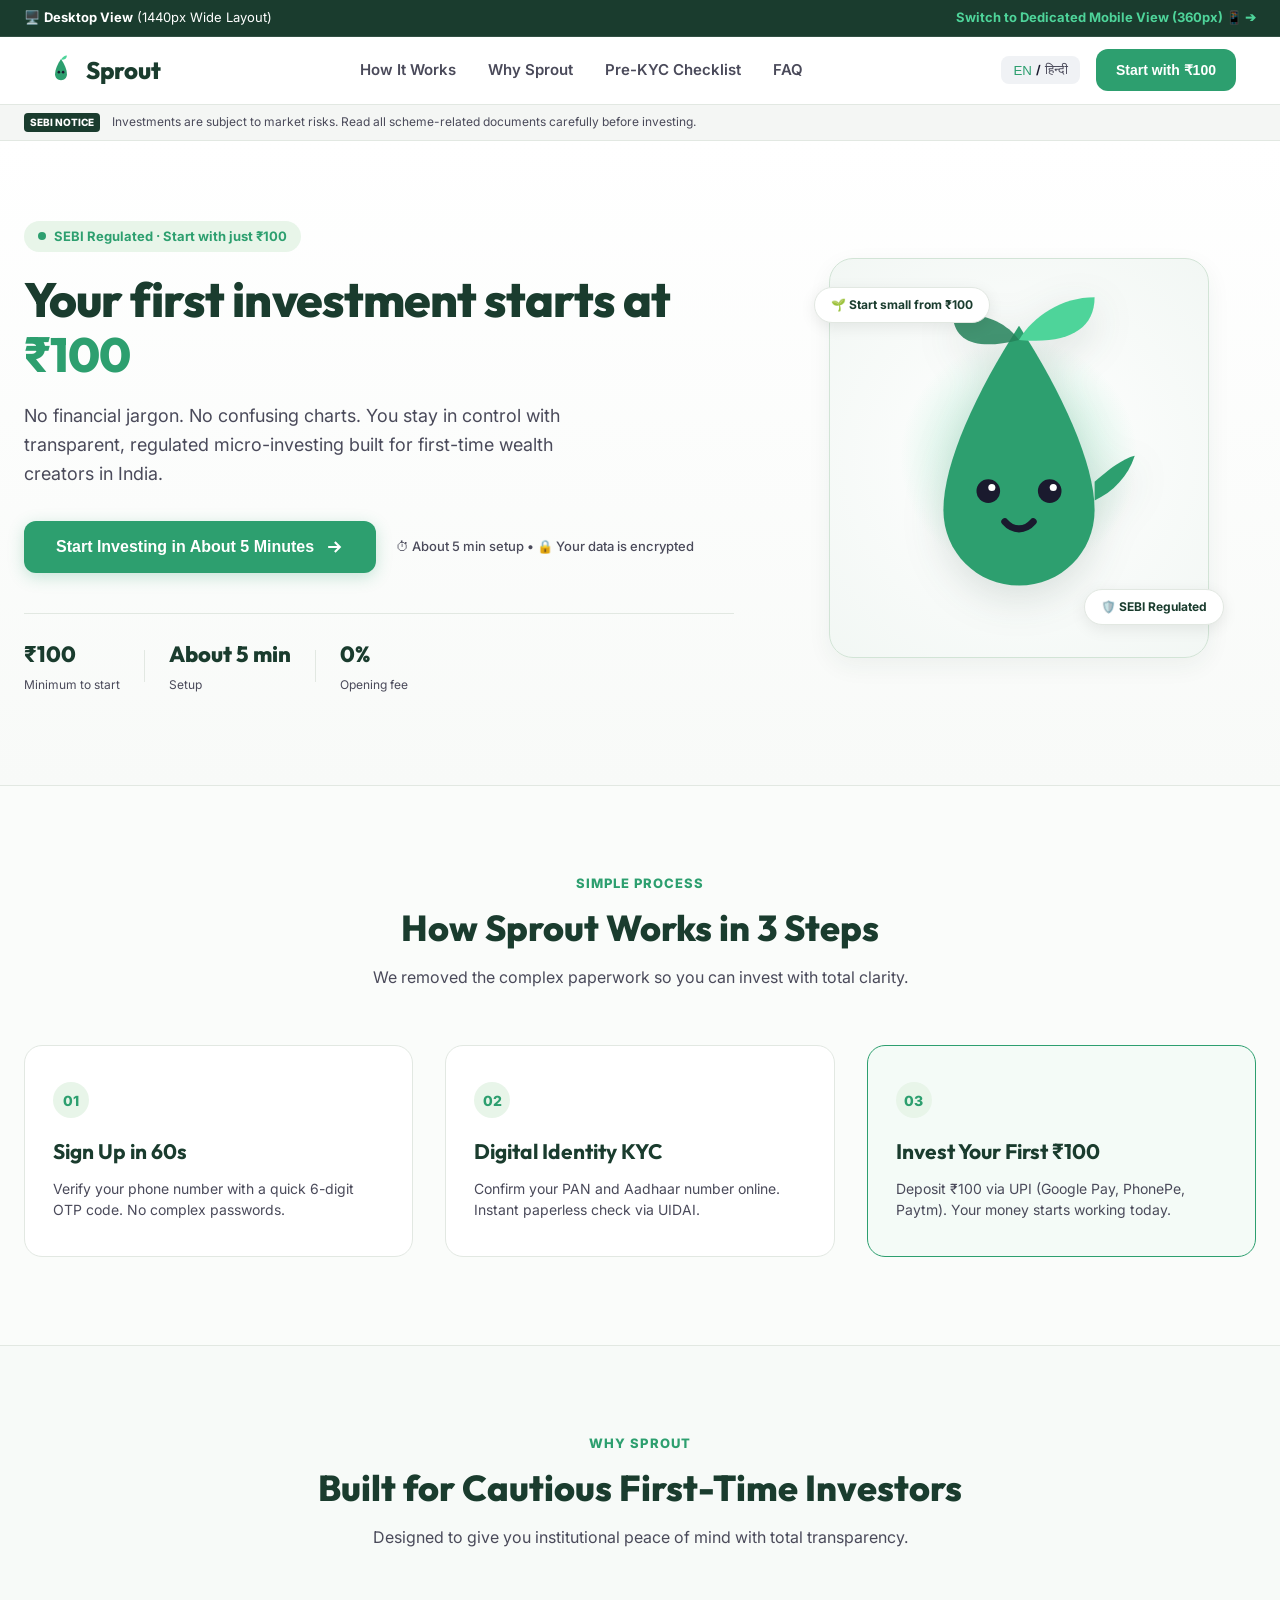
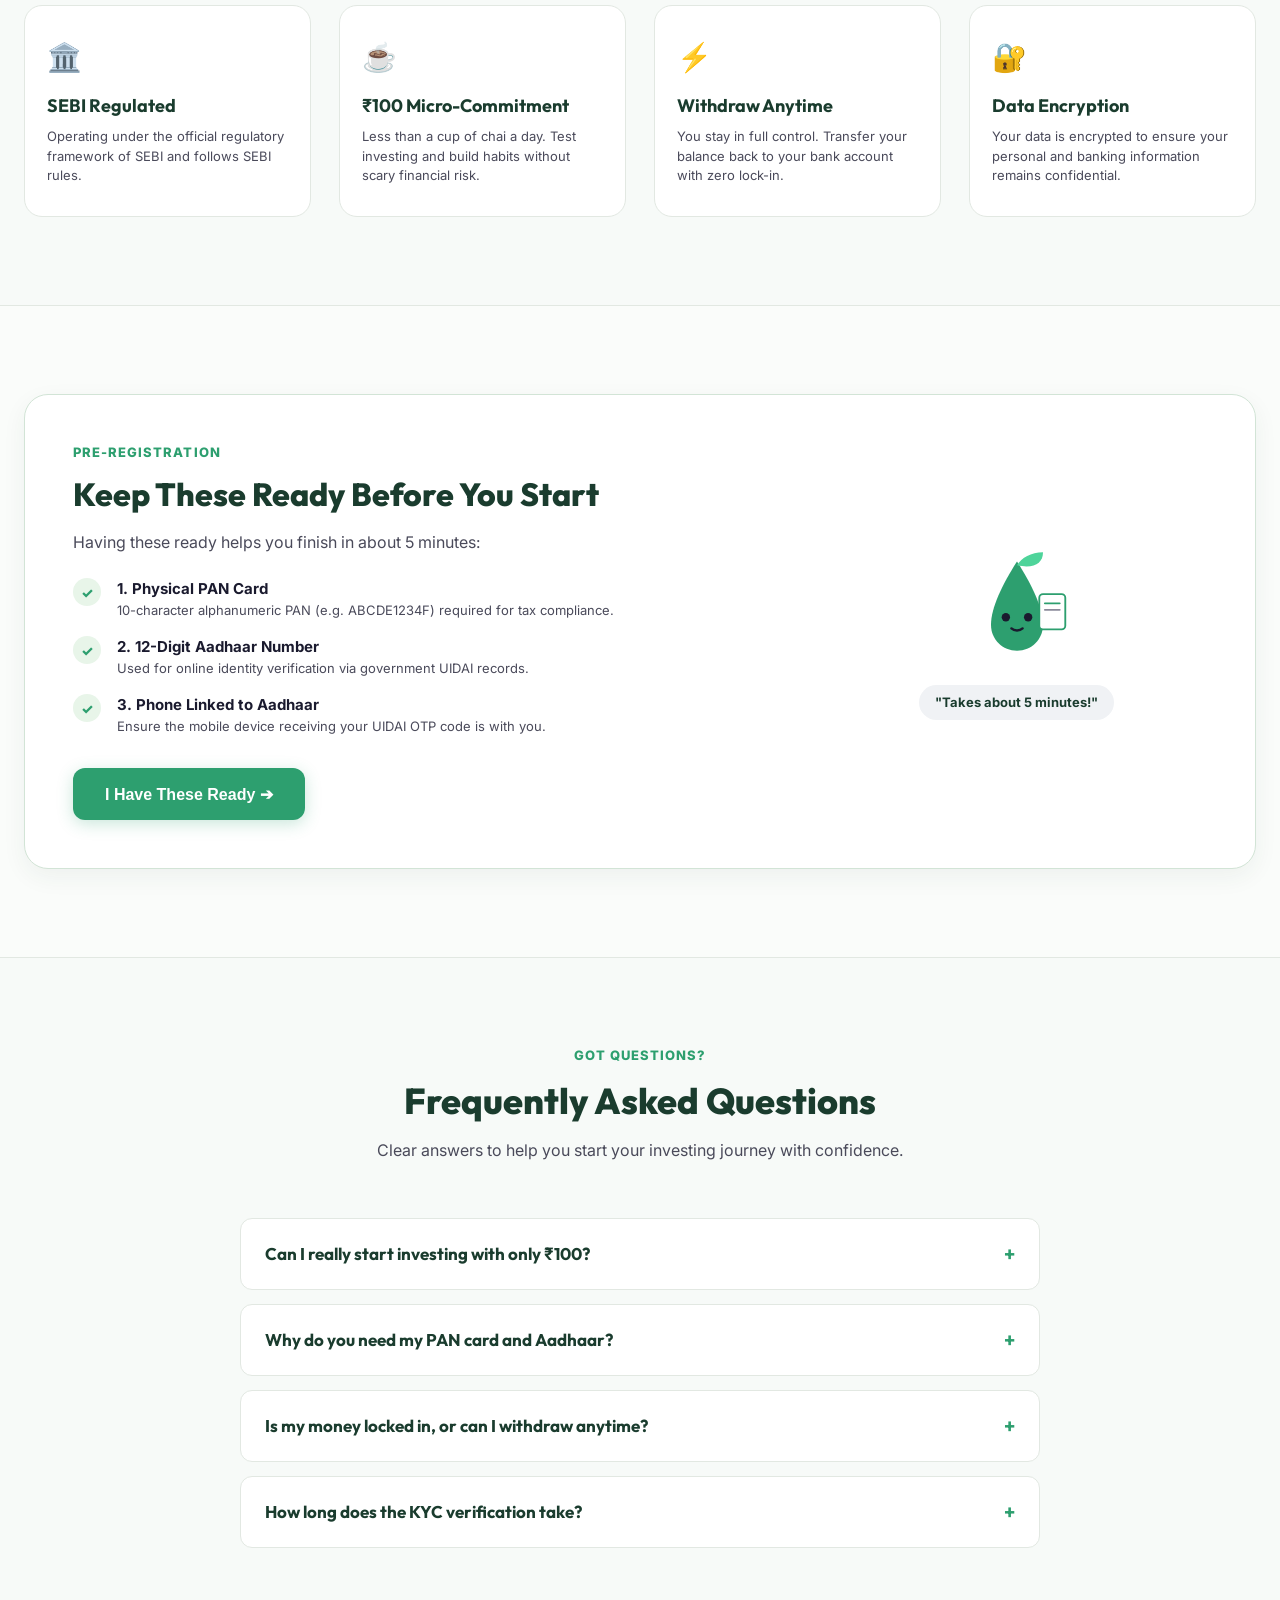
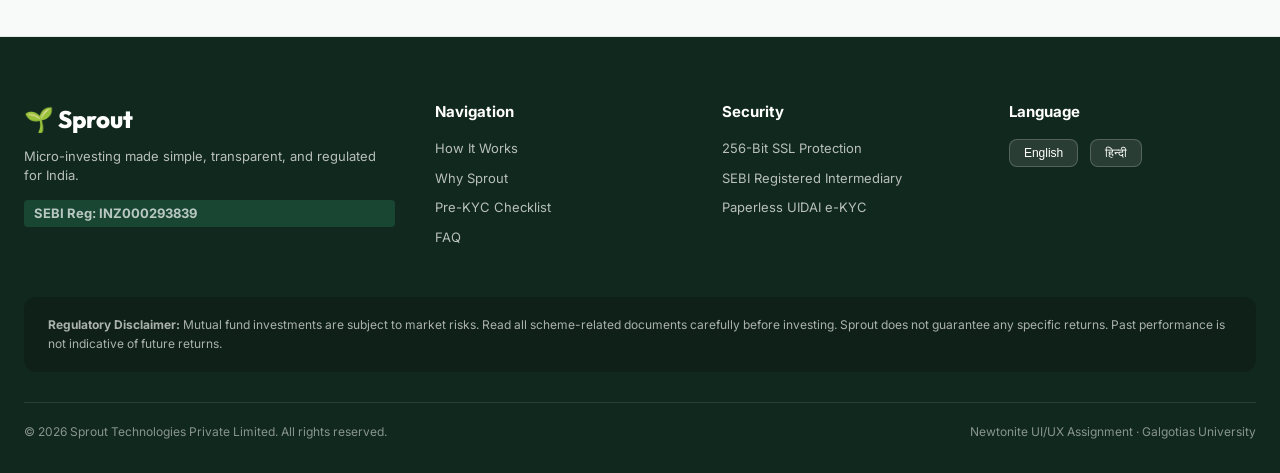
<file: index.html>
<!DOCTYPE html>
<html lang="en">
<head>
  <meta charset="UTF-8">
  <meta name="viewport" content="width=device-width, initial-scale=1.0">
  <title>Sprout 2.0 — Auto-Detecting Device...</title>
  <script>
    (function() {
      // 1. Check if user manually forced a view via URL query parameter (?view=mobile or ?view=desktop)
      const params = new URLSearchParams(window.location.search);
      const urlView = params.get('view');
      const sessionView = sessionStorage.getItem('sprout_preferred_view');

      if (urlView === 'desktop' || sessionView === 'desktop') {
        window.location.replace('desktop.html');
        return;
      }
      if (urlView === 'mobile' || sessionView === 'mobile') {
        window.location.replace('mobile.html');
        return;
      }

      // 2. Intelligent Auto-Detection: Screen Width & Device User Agent
      const isMobileUA = /Android|webOS|iPhone|iPad|iPod|BlackBerry|IEMobile|Opera Mini/i.test(navigator.userAgent);
      const isMobileWidth = window.innerWidth <= 768;

      if (isMobileUA || isMobileWidth) {
        window.location.replace('mobile.html');
      } else {
        window.location.replace('desktop.html');
      }
    })();
  </script>
  <link rel="preconnect" href="https://fonts.googleapis.com">
  <link rel="preconnect" href="https://fonts.gstatic.com" crossorigin>
  <link href="https://fonts.googleapis.com/css2?family=Inter:wght@400;600;700&family=Outfit:wght@700;800&display=swap" rel="stylesheet">
  <style>
    body {
      margin: 0;
      background: #0E1A14;
      color: #FFF;
      font-family: 'Inter', sans-serif;
      display: flex;
      flex-direction: column;
      align-items: center;
      justify-content: center;
      min-height: 100vh;
      text-align: center;
      padding: 24px;
    }
    .loader-box {
      background: #17261E;
      border: 1px solid rgba(78, 212, 154, 0.25);
      border-radius: 20px;
      padding: 32px 40px;
      max-width: 440px;
    }
    .spinner {
      width: 36px;
      height: 36px;
      border: 3px solid rgba(45, 159, 111, 0.2);
      border-top-color: #2D9F6F;
      border-radius: 50%;
      animation: spin 0.8s linear infinite;
      margin: 0 auto 16px;
    }
    @keyframes spin { 100% { transform: rotate(360deg); } }
    h2 { font-family: 'Outfit', sans-serif; font-size: 22px; margin: 0 0 6px; }
    p { color: #A0B2A6; font-size: 14px; margin: 0; }
  </style>
</head>
<body>
  <div class="loader-box">
    <div class="spinner"></div>
    <h2>Loading Sprout 2.0</h2>
    <p>Automatically detecting screen resolution and device...</p>
  </div>
</body>
</html>
</file>
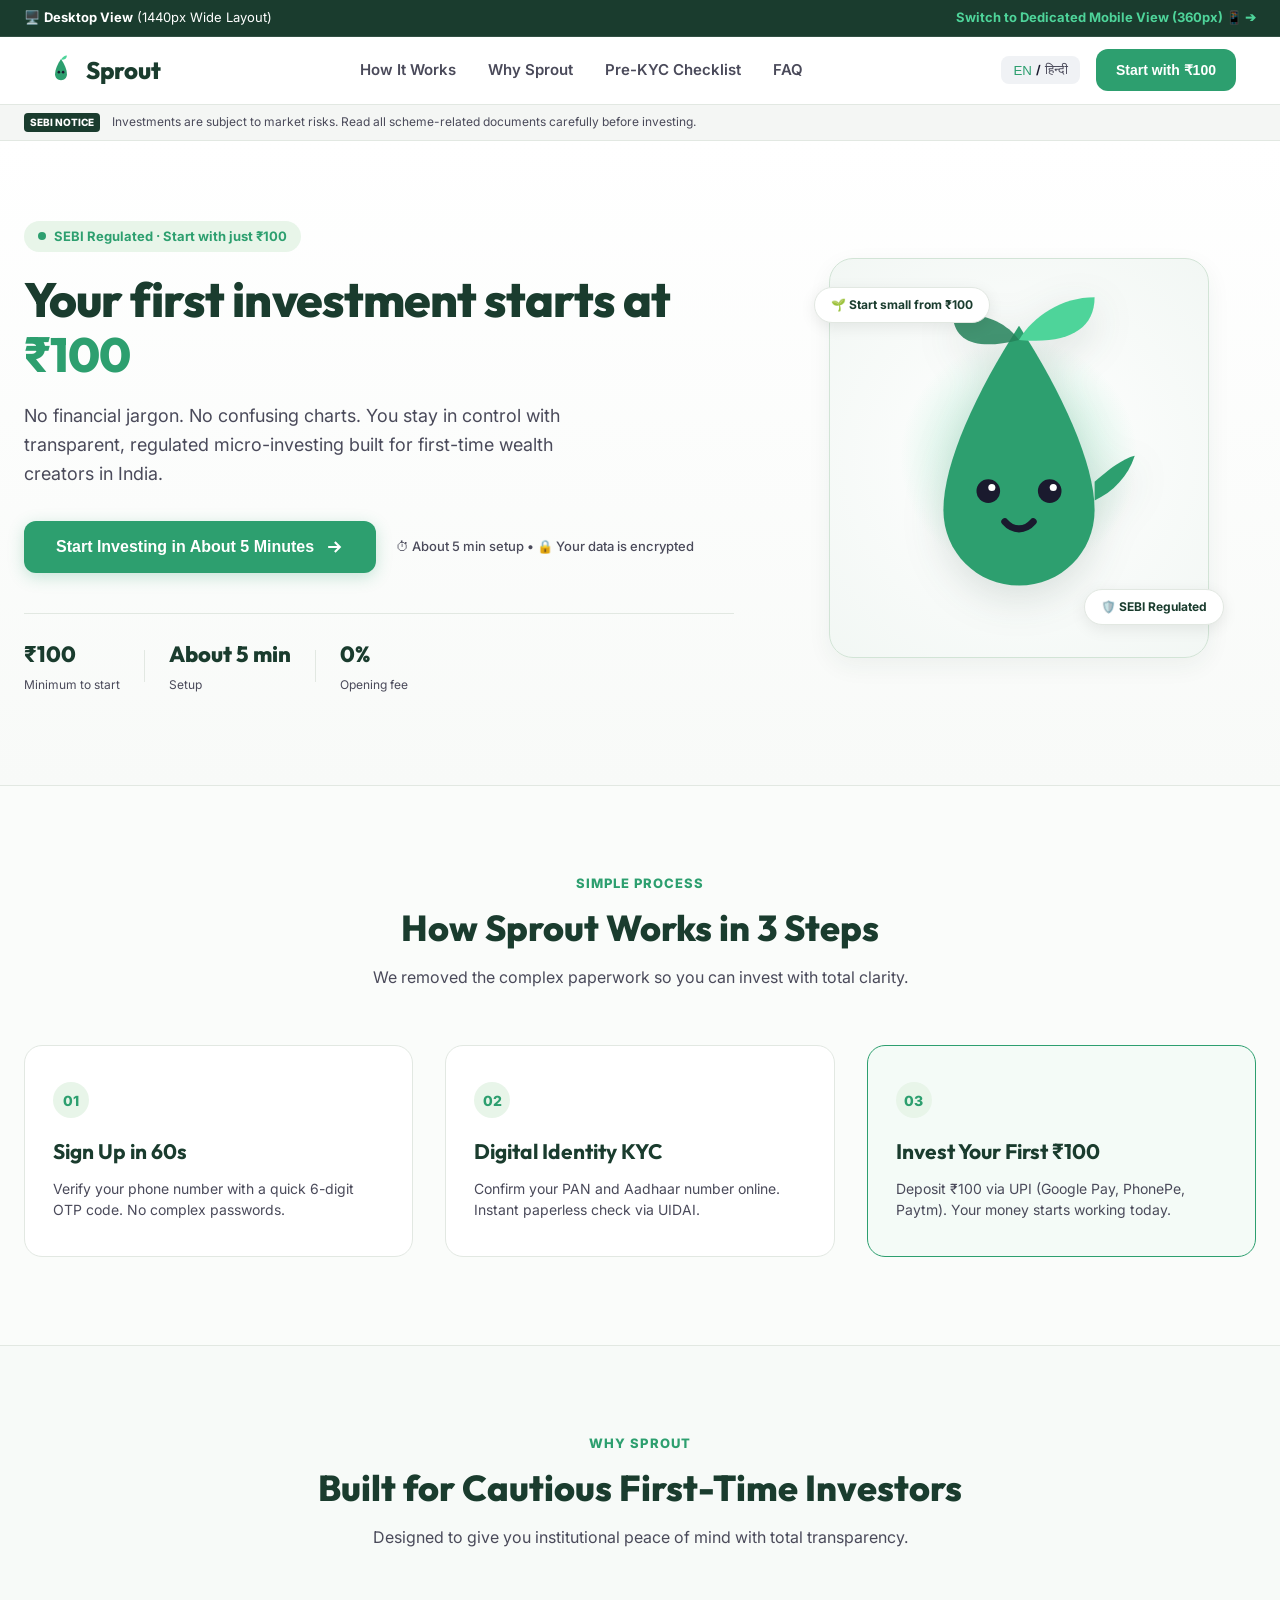
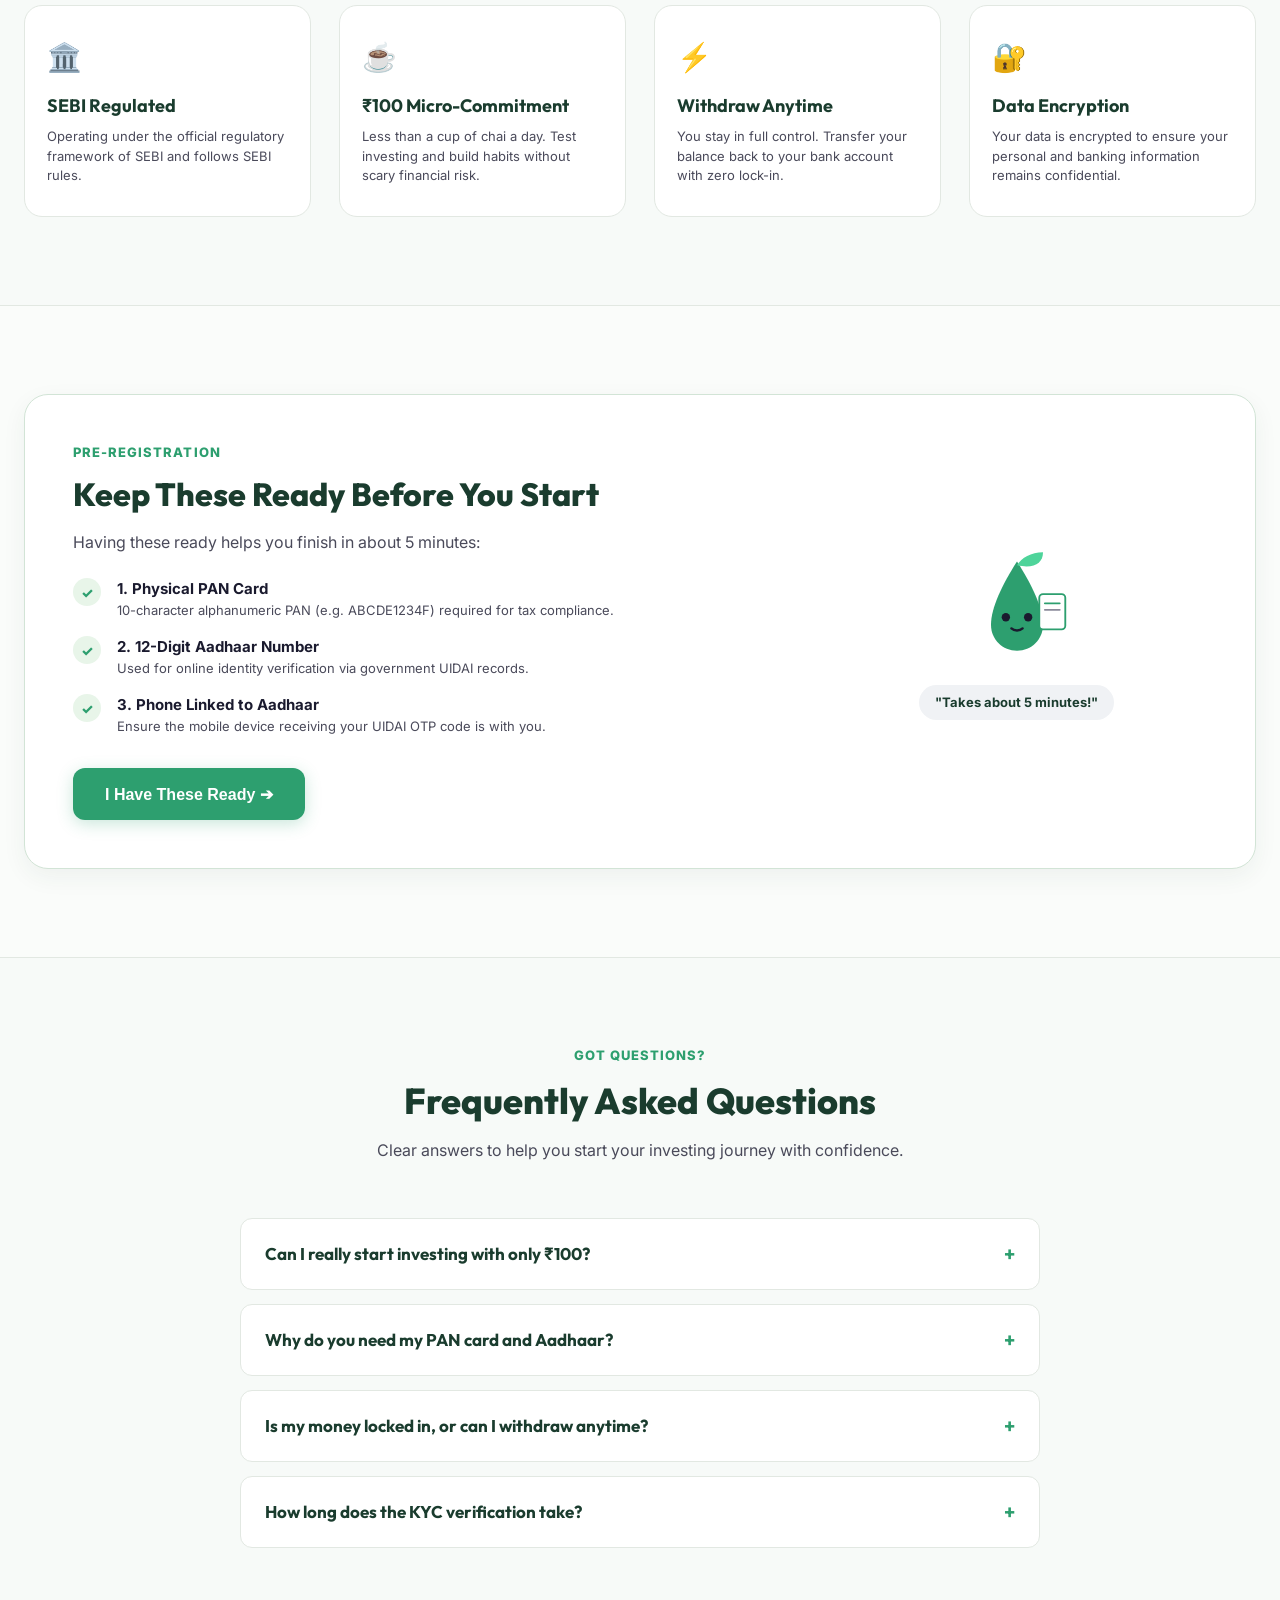
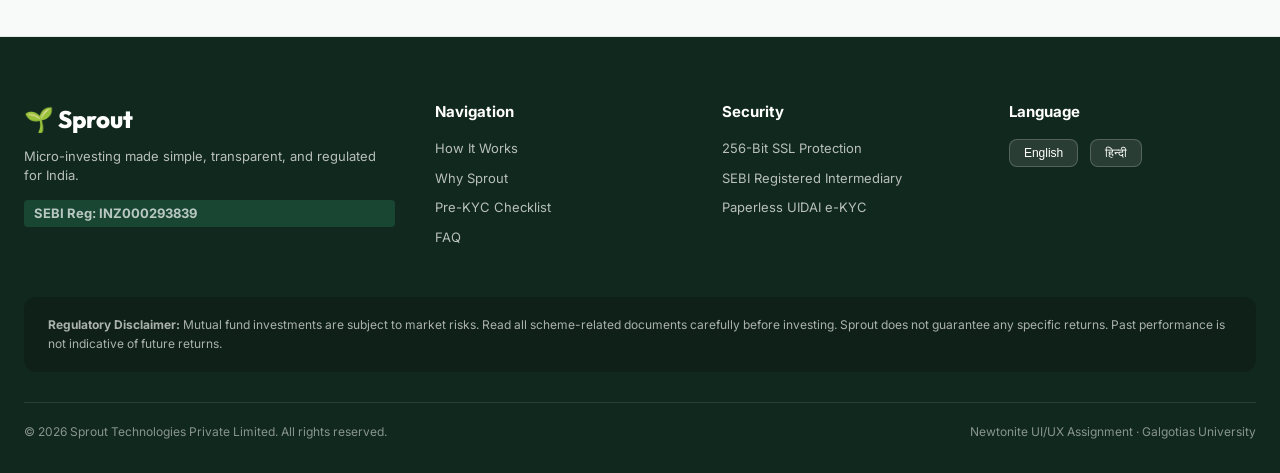
<file: desktop.html>
<!DOCTYPE html>
<html lang="en">
<head>
  <meta charset="UTF-8">
  <meta name="viewport" content="width=device-width, initial-scale=1.0">
  <title>Sprout — Desktop Investing Experience from ₹100</title>
  <meta name="description" content="Sprout Desktop: Simple, regulated micro-investing platform for India's first-time investors. Start from ₹100.">
  <link rel="preconnect" href="https://fonts.googleapis.com">
  <link rel="preconnect" href="https://fonts.gstatic.com" crossorigin>
  <link href="https://fonts.googleapis.com/css2?family=Inter:wght@400;500;600;700;800&family=Outfit:wght@600;700;800&family=Noto+Sans+Devanagari:wght@500;600;700&display=swap" rel="stylesheet">
  <link rel="stylesheet" href="desktop.css">
</head>
<body class="desktop-body">

  <!-- Desktop Top Switcher Bar (Quick jump to Mobile) -->
  <aside class="desktop-portal-banner">
    <div class="banner-inner">
      <span>🖥️ <strong>Desktop View</strong> (1440px Wide Layout)</span>
      <a href="mobile.html" onclick="switchToMobileView()" class="portal-link">Switch to Dedicated Mobile View (360px) 📱 ➔</a>
    </div>
  </aside>

  <!-- 1. Header (Sticky) -->
  <header class="d-header">
    <div class="d-header-inner">
      <a href="#hero" class="d-logo">
        <svg viewBox="0 0 40 40" width="34" height="34" fill="none">
          <path d="M20 7C16 13 13 19 13 25C13 29 16 32 20 32C24 32 27 29 27 25C27 19 24 13 20 7Z" fill="#2D9F6F"/>
          <path d="M20 8C21.5 5 24 3 27 3C27 6.5 24 8.5 20 8Z" fill="#4ED49A"/>
          <circle cx="17.5" cy="22.5" r="1.5" fill="#1A1A2E"/>
          <circle cx="22.5" cy="22.5" r="1.5" fill="#1A1A2E"/>
        </svg>
        <span class="d-brand-text">Sprout</span>
      </a>

      <nav class="d-nav">
        <a href="#how-it-works">How It Works</a>
        <a href="#why-sprout">Why Sprout</a>
        <a href="#checklist">Pre-KYC Checklist</a>
        <a href="#faq">FAQ</a>
      </nav>

      <div class="d-header-right">
        <div class="d-lang-box">
          <button class="d-lang-btn active" onclick="setDesktopLang('en')">EN</button>
          <span>/</span>
          <button class="d-lang-btn" onclick="setDesktopLang('hi')">हिन्दी</button>
        </div>
        <button class="d-cta-nav" onclick="openDesktopOnboarding(1)">Start with ₹100</button>
      </div>
    </div>
  </header>

  <!-- 2. SEBI Compliance Disclaimer Strip (12px, Above Fold) -->
  <aside class="d-disclaimer-strip">
    <div class="d-disclaimer-inner">
      <span class="d-disclaimer-badge">SEBI NOTICE</span>
      <p>Investments are subject to market risks. Read all scheme-related documents carefully before investing.</p>
    </div>
  </aside>

  <!-- 3. Desktop 2-Column Hero Section -->
  <section class="d-hero" id="hero">
    <div class="d-hero-inner">
      <div class="d-hero-col-left">
        <div class="d-pill-badge">
          <span class="pulse-dot"></span>
          SEBI Regulated · Start with just ₹100
        </div>
        <h1 class="d-hero-title">
          Your first investment starts at <span class="green-text">₹100</span>
        </h1>
        <p class="d-hero-subtitle">
          No financial jargon. No confusing charts. You stay in control with transparent, regulated micro-investing built for first-time wealth creators in India.
        </p>

        <div class="d-hero-cta-row">
          <button class="d-primary-cta" onclick="openDesktopOnboarding(1)">
            <span>Start Investing in About 5 Minutes</span>
            <svg width="20" height="20" viewBox="0 0 24 24" fill="none" stroke="currentColor" stroke-width="2.5"><path d="M5 12h14m-6-6l6 6-6 6"/></svg>
          </button>
          <div class="d-cta-reassurance">
            <span>⏱ About 5 min setup</span>
            <span>•</span>
            <span>🔒 Your data is encrypted</span>
          </div>
        </div>

        <div class="d-trust-row">
          <div class="d-trust-stat">
            <strong>₹100</strong>
            <small>Minimum to start</small>
          </div>
          <div class="d-stat-divider"></div>
          <div class="d-trust-stat">
            <strong>About 5 min</strong>
            <small>Setup</small>
          </div>
          <div class="d-stat-divider"></div>
          <div class="d-trust-stat">
            <strong>0%</strong>
            <small>Opening fee</small>
          </div>
        </div>
      </div>

      <!-- Mascot Column (Sproutie Welcome State) -->
      <div class="d-hero-col-right">
        <div class="d-mascot-card">
          <div class="d-card-glow"></div>
          <svg class="d-hero-mascot-svg" viewBox="0 0 160 160" fill="none">
            <path d="M80 24C62 52 48 82 48 102C48 120 62.3 134 80 134C97.7 134 112 120 112 102C112 82 98 52 80 24Z" fill="#2D9F6F"/>
            <path d="M80 30C86 20 98 12 112 12C112 26 100 32 80 30Z" fill="#4ED49A"/>
            <path d="M80 30C74 22 64 18 52 20C53 32 64 34 80 30Z" fill="#24825A" opacity="0.85"/>
            <circle cx="67" cy="94" r="5" fill="#1A1A2E"/>
            <circle cx="93" cy="94" r="5" fill="#1A1A2E"/>
            <circle cx="68.5" cy="92.5" r="1.5" fill="#FFFFFF"/>
            <circle cx="94.5" cy="92.5" r="1.5" fill="#FFFFFF"/>
            <path d="M74 107C77.5 111 82.5 111 86 107" stroke="#1A1A2E" stroke-width="3" stroke-linecap="round"/>
            <path d="M112 98C120 94 126 88 129 79C125 80 120 83 112 90" fill="#2D9F6F"/>
          </svg>
          <div class="d-tag-float top">🌱 Start small from ₹100</div>
          <div class="d-tag-float bottom">🛡️ SEBI Regulated</div>
        </div>
      </div>
    </div>
  </section>

  <!-- 4. How It Works (3 Columns Horizontal) -->
  <section class="d-section" id="how-it-works">
    <div class="d-section-inner">
      <div class="d-section-header">
        <span class="d-sub-tag">SIMPLE PROCESS</span>
        <h2 class="d-section-title">How Sprout Works in 3 Steps</h2>
        <p class="d-section-desc">We removed the complex paperwork so you can invest with total clarity.</p>
      </div>

      <div class="d-steps-grid">
        <div class="d-step-card">
          <div class="d-step-number">01</div>
          <h3>Sign Up in 60s</h3>
          <p>Verify your phone number with a quick 6-digit OTP code. No complex passwords.</p>
        </div>

        <div class="d-step-card">
          <div class="d-step-number">02</div>
          <h3>Digital Identity KYC</h3>
          <p>Confirm your PAN and Aadhaar number online. Instant paperless check via UIDAI.</p>
        </div>

        <div class="d-step-card highlight">
          <div class="d-step-number">03</div>
          <h3>Invest Your First ₹100</h3>
          <p>Deposit ₹100 via UPI (Google Pay, PhonePe, Paytm). Your money starts working today.</p>
        </div>
      </div>
    </div>
  </section>

  <!-- 5. Why Sprout (4 Horizontal Columns) -->
  <section class="d-section alt-bg" id="why-sprout">
    <div class="d-section-inner">
      <div class="d-section-header">
        <span class="d-sub-tag">WHY SPROUT</span>
        <h2 class="d-section-title">Built for Cautious First-Time Investors</h2>
        <p class="d-section-desc">Designed to give you institutional peace of mind with total transparency.</p>
      </div>

      <div class="d-features-grid">
        <div class="d-feat-box">
          <div class="feat-icon">🏛️</div>
          <h3>SEBI Regulated</h3>
          <p>Operating under the official regulatory framework of SEBI and follows SEBI rules.</p>
        </div>

        <div class="d-feat-box">
          <div class="feat-icon">☕</div>
          <h3>₹100 Micro-Commitment</h3>
          <p>Less than a cup of chai a day. Test investing and build habits without scary financial risk.</p>
        </div>

        <div class="d-feat-box">
          <div class="feat-icon">⚡</div>
          <h3>Withdraw Anytime</h3>
          <p>You stay in full control. Transfer your balance back to your bank account with zero lock-in.</p>
        </div>

        <div class="d-feat-box">
          <div class="feat-icon">🔐</div>
          <h3>Data Encryption</h3>
          <p>Your data is encrypted to ensure your personal and banking information remains confidential.</p>
        </div>
      </div>
    </div>
  </section>

  <!-- 6. Pre-KYC Checklist (Wide Card) -->
  <section class="d-section" id="checklist">
    <div class="d-section-inner">
      <div class="d-checklist-wrapper">
        <div class="d-checklist-content">
          <span class="d-sub-tag">PRE-REGISTRATION</span>
          <h2 class="d-checklist-title">Keep These Ready Before You Start</h2>
          <p class="d-checklist-p">Having these ready helps you finish in about 5 minutes:</p>

          <div class="d-check-rows">
            <div class="d-c-row">
              <span class="d-check-mark">✓</span>
              <div>
                <strong>1. Physical PAN Card</strong>
                <p>10-character alphanumeric PAN (e.g. ABCDE1234F) required for tax compliance.</p>
              </div>
            </div>

            <div class="d-c-row">
              <span class="d-check-mark">✓</span>
              <div>
                <strong>2. 12-Digit Aadhaar Number</strong>
                <p>Used for online identity verification via government UIDAI records.</p>
              </div>
            </div>

            <div class="d-c-row">
              <span class="d-check-mark">✓</span>
              <div>
                <strong>3. Phone Linked to Aadhaar</strong>
                <p>Ensure the mobile device receiving your UIDAI OTP code is with you.</p>
              </div>
            </div>
          </div>

          <button class="d-primary-cta" onclick="openDesktopOnboarding(2)">
            I Have These Ready ➔
          </button>
        </div>

        <div class="d-checklist-mascot">
          <svg viewBox="0 0 140 140" width="130" height="130" fill="none">
            <path d="M70 20C54 45 42 70 42 88C42 104 54.5 116 70 116C85.5 116 98 104 98 88C98 70 86 45 70 20Z" fill="#2D9F6F"/>
            <path d="M70 24C75 16 85 10 98 10C98 22 88 28 70 24Z" fill="#4ED49A"/>
            <circle cx="58" cy="80" r="4.5" fill="#1A1A2E"/>
            <circle cx="82" cy="80" r="4.5" fill="#1A1A2E"/>
            <path d="M64 92C67 95 73 95 76 92" stroke="#1A1A2E" stroke-width="2.5" stroke-linecap="round"/>
            <rect x="94" y="55" width="28" height="38" rx="4" fill="#FFFFFF" stroke="#2D9F6F" stroke-width="2"/>
            <line x1="100" y1="65" x2="116" y2="65" stroke="#2D9F6F" stroke-width="2" stroke-linecap="round"/>
            <line x1="100" y1="72" x2="116" y2="72" stroke="#8A8A9A" stroke-width="2" stroke-linecap="round"/>
          </svg>
          <div class="d-speech-tag">"Takes about 5 minutes!"</div>
        </div>
      </div>
    </div>
  </section>

  <!-- 7. FAQ Section (720px Centered) -->
  <section class="d-section alt-bg" id="faq">
    <div class="d-section-inner narrow">
      <div class="d-section-header">
        <span class="d-sub-tag">GOT QUESTIONS?</span>
        <h2 class="d-section-title">Frequently Asked Questions</h2>
        <p class="d-section-desc">Clear answers to help you start your investing journey with confidence.</p>
      </div>

      <div class="d-faq-list">
        <div class="d-faq-item" onclick="toggleDesktopFaq(this)">
          <div class="d-faq-q">Can I really start investing with only ₹100? <span>+</span></div>
          <div class="d-faq-a">Yes. Sprout was built specifically to lower the barrier. You can start with exactly ₹100 without any mandatory monthly commitments or hidden brokerage fees.</div>
        </div>

        <div class="d-faq-item" onclick="toggleDesktopFaq(this)">
          <div class="d-faq-q">Why do you need my PAN card and Aadhaar? <span>+</span></div>
          <div class="d-faq-a">SEBI regulations mandate identity verification (KYC) for all investment accounts in India to protect your identity and ensure tax compliance.</div>
        </div>

        <div class="d-faq-item" onclick="toggleDesktopFaq(this)">
          <div class="d-faq-q">Is my money locked in, or can I withdraw anytime? <span>+</span></div>
          <div class="d-faq-a">You can withdraw your funds back to your linked bank account anytime. Withdrawals typically credit in 1–2 business days.</div>
        </div>

        <div class="d-faq-item" onclick="toggleDesktopFaq(this)">
          <div class="d-faq-q">How long does the KYC verification take? <span>+</span></div>
          <div class="d-faq-a">Online Aadhaar verification usually takes 30 to 60 seconds. You do not have to keep the browser open; we notify you the moment it's active.</div>
        </div>
      </div>
    </div>
  </section>

  <!-- 8. Desktop Footer -->
  <footer class="d-footer">
    <div class="d-footer-inner">
      <div class="d-footer-grid">
        <div>
          <div class="footer-brand">🌱 Sprout</div>
          <p>Micro-investing made simple, transparent, and regulated for India.</p>
          <span class="sebi-tag">SEBI Reg: INZ000293839</span>
        </div>
        <div>
          <h4>Navigation</h4>
          <a href="#how-it-works">How It Works</a>
          <a href="#why-sprout">Why Sprout</a>
          <a href="#checklist">Pre-KYC Checklist</a>
          <a href="#faq">FAQ</a>
        </div>
        <div>
          <h4>Security</h4>
          <span>256-Bit SSL Protection</span>
          <span>SEBI Registered Intermediary</span>
          <span>Paperless UIDAI e-KYC</span>
        </div>
        <div>
          <h4>Language</h4>
          <button class="footer-btn" onclick="setDesktopLang('en')">English</button>
          <button class="footer-btn" onclick="setDesktopLang('hi')">हिन्दी</button>
        </div>
      </div>

      <div class="d-footer-disclaimer">
        <strong>Regulatory Disclaimer:</strong> Mutual fund investments are subject to market risks. Read all scheme-related documents carefully before investing. Sprout does not guarantee any specific returns. Past performance is not indicative of future returns.
      </div>

      <div class="d-footer-bottom">
        <span>© 2026 Sprout Technologies Private Limited. All rights reserved.</span>
        <span>Newtonite UI/UX Assignment · Galgotias University</span>
      </div>
    </div>
  </footer>

  <!-- ==========================================================================
       THE 5 ONBOARDING SCREENS (DESKTOP MODAL EXPERIENCE)
       ========================================================================== -->
  <div class="d-modal-backdrop" id="d-onboarding-modal" style="display:none;">
    <div class="d-modal-card">
      <div class="d-ob-header">
        <button class="d-ob-back" id="d-back-btn" onclick="desktopObBack()">←</button>
        <div class="d-progress-track">
          <div class="d-progress-fill" id="d-progress-fill" style="width: 20%;"></div>
        </div>
        <span class="d-step-label" id="d-step-text">Step 1 of 5</span>
        <button class="d-ob-close" onclick="closeDesktopOnboarding()">✕</button>
      </div>

      <!-- Screen 1: Welcome -->
      <div class="d-ob-pane active" id="d-screen-1">
        <div class="d-ob-content">
          <div class="d-ob-mascot">
            <svg viewBox="0 0 100 100" width="80" height="80" fill="none">
              <path d="M50 16C38 34 30 54 30 66C30 77 39 86 50 86C61 86 70 77 70 66C70 54 62 34 50 16Z" fill="#2D9F6F"/>
              <path d="M50 20C55 13 62 8 72 8C72 18 64 22 50 20Z" fill="#4ED49A"/>
              <circle cx="42" cy="62" r="3.5" fill="#1A1A2E"/><circle cx="58" cy="62" r="3.5" fill="#1A1A2E"/>
              <path d="M46 70C48 72.5 52 72.5 54 70" stroke="#1A1A2E" stroke-width="2.5" stroke-linecap="round"/>
              <path d="M70 62C75 60 79 56 81 50C78 51 75 52 70 57" fill="#2D9F6F"/>
            </svg>
          </div>
          <h2>Welcome to Sprout 🌱</h2>
          <p class="d-ob-sub">Your investing journey starts here. No jargon. No pressure. Just one simple step at a time.</p>

          <div class="d-val-card">
            <div class="val-circle">₹</div>
            <div>
              <strong>Start with as little as ₹100</strong>
              <small>Less than a cup of chai a day.</small>
            </div>
          </div>

          <div class="d-lang-select">
            <label>Choose your language / भाषा चुनें:</label>
            <div class="d-seg">
              <button class="d-seg-btn active" id="d-lang-en" onclick="setDesktopObLang('en')">English ●</button>
              <button class="d-seg-btn" id="d-lang-hi" onclick="setDesktopObLang('hi')">हिन्दी ○</button>
            </div>
          </div>

          <button class="d-primary-cta full" onclick="desktopObNext(2)">Let's Begin ➔</button>
          <span class="d-legal-note">ⓘ Investments are subject to market risks.</span>
        </div>
      </div>

      <!-- Screen 2: Checklist -->
      <div class="d-ob-pane" id="d-screen-2">
        <div class="d-ob-content">
          <h2>Here's what you'll need</h2>
          <p class="d-ob-sub">Takes about 5 minutes. Let's make sure you have everything ready.</p>

          <div class="d-checklist-box">
            <div class="c-row">
              <span class="c-icon">✓</span>
              <div>
                <strong>PAN Card Number</strong>
                <p>10-character code (e.g. ABCDE1234F)</p>
              </div>
            </div>
            <div class="c-row">
              <span class="c-icon">✓</span>
              <div>
                <strong>Aadhaar Number</strong>
                <p>12-digit number with phone linked for instant OTP</p>
              </div>
            </div>
            <div class="c-row">
              <span class="c-icon">✓</span>
              <div>
                <strong>Bank Account Details</strong>
                <p>Account number & IFSC for withdrawals</p>
              </div>
            </div>
          </div>

          <div class="d-time-tag">⏱ ~5 minutes start to finish</div>
          <button class="d-primary-cta full" onclick="desktopObNext(3)">I Have These Ready ➔</button>
          <button class="d-text-link" onclick="saveAndRemindLaterDesktop()">I need to prepare — remind me later</button>
        </div>
      </div>

      <!-- Screen 3: Phone & OTP -->
      <div class="d-ob-pane" id="d-screen-3">
        <div class="d-ob-content">
          <div id="d-phone-sub">
            <h2>What is your mobile number?</h2>
            <p class="d-ob-sub">We will send a one-time code to verify your account.</p>

            <div class="d-form-group">
              <label>Mobile Number</label>
              <div class="d-phone-wrap">
                <span class="prefix">+91</span>
                <input type="tel" id="d-phone-val" placeholder="98765 43210" value="98765 43210" maxlength="10">
              </div>
            </div>

            <p class="d-agreement">By continuing, you agree to our Terms of Service & Privacy Policy.</p>
            <button class="d-primary-cta full" onclick="showDesktopOtp()">Send OTP Code ➔</button>
          </div>

          <div id="d-otp-sub" style="display:none;">
            <h2>Enter the 6-digit code</h2>
            <p class="d-ob-sub">Sent to <strong>+91 98765 43210</strong> <a href="#" onclick="backToDesktopPhone()">[Edit]</a></p>

            <div class="d-otp-row">
              <input type="text" maxlength="1" value="4" readonly>
              <input type="text" maxlength="1" value="8" readonly>
              <input type="text" maxlength="1" value="2" readonly>
              <input type="text" maxlength="1" value="1" readonly>
              <input type="text" maxlength="1" value="9" readonly>
              <input type="text" maxlength="1" value="5" readonly>
            </div>

            <div class="d-resend">Didn't receive it? Resend in <strong>0:28</strong></div>
            <button class="d-primary-cta full" onclick="desktopObNext(4)">Verify & Continue ➔</button>
          </div>
        </div>
      </div>

      <!-- Screen 4: KYC Verification -->
      <div class="d-ob-pane" id="d-screen-4">
        <div class="d-ob-content">
          <h2>Let's verify your identity</h2>
          <p class="d-ob-sub">Required by SEBI regulations. 256-bit bank encryption.</p>

          <div class="d-form-group">
            <label>PAN Card Number</label>
            <input type="text" class="d-input" id="d-pan" value="ABCDE1234F" maxlength="10" style="text-transform:uppercase;">
            <div class="d-why-link" onclick="toggleDesktopWhy('why-pan-d')">Why do we ask for PAN? ▾</div>
            <div class="d-why-panel" id="why-pan-d" style="display:none;">
              SEBI requires PAN verification for all investment accounts to ensure tax compliance and prevent fraud.
            </div>
          </div>

          <div class="d-form-group">
            <label>12-Digit Aadhaar Number</label>
            <input type="text" class="d-input" id="d-aadhaar" value="2345 6789 0123" maxlength="14">
            <div class="d-why-link" onclick="toggleDesktopWhy('why-aadhaar-d')">Why do we ask for Aadhaar? ▾</div>
            <div class="d-why-panel" id="why-aadhaar-d" style="display:none;">
              Aadhaar provides instant government paperless e-KYC without branch visits.
            </div>
          </div>

          <div class="d-consent-row">
            <input type="checkbox" id="d-chk" checked>
            <label for="d-chk">I authorize Sprout to verify my identity records via UIDAI and NSDL.</label>
          </div>

          <div class="d-disclaimer-box">
            ⓘ Investments are subject to market risks. Read all scheme documents carefully.
          </div>

          <button class="d-primary-cta full" onclick="desktopObNext(5)">Verify My Identity ➔</button>
        </div>
      </div>

      <!-- Screen 5: Waiting & Celebration -->
      <div class="d-ob-pane" id="d-screen-5">
        <div class="d-ob-content">
          
          <!-- Waiting State -->
          <div id="d-wait-view">
            <div class="d-pulse-mascot">
              <svg viewBox="0 0 100 100" width="80" height="80" fill="none">
                <path d="M50 16C38 34 30 54 30 66C30 77 39 86 50 86C61 86 70 77 70 66C70 54 62 34 50 16Z" fill="#2D9F6F"/>
                <path d="M50 20C55 13 62 8 72 8C72 18 64 22 50 20Z" fill="#4ED49A"/>
                <circle cx="42" cy="62" r="3" fill="#1A1A2E"/><circle cx="58" cy="62" r="3" fill="#1A1A2E"/>
                <circle cx="36" cy="40" r="2" fill="#E5A100"/><circle cx="50" cy="35" r="2.5" fill="#E5A100"/><circle cx="64" cy="40" r="2" fill="#E5A100"/>
              </svg>
            </div>
            <h2>Verifying your details</h2>
            <p class="d-ob-sub">Usually takes 30 seconds. You can safely close this window — we will notify you when ready.</p>

            <div class="d-status-list">
              <div class="d-stat done">✓ Phone Number Verified</div>
              <div class="d-stat done">✓ PAN Records Confirmed</div>
              <div class="d-stat in-prog" id="d-aadhaar-stat">⟳ Verifying Aadhaar with UIDAI...</div>
              <div class="d-stat pend" id="d-account-stat">○ Creating Your Investment Account</div>
            </div>

            <div class="d-time-tag">⏱ Estimated wait: under 60 seconds</div>
          </div>

          <!-- Celebration State -->
          <div id="d-success-view" style="display:none;">
            <div class="d-celebrate-mascot">
              <svg viewBox="0 0 120 120" width="90" height="90" fill="none">
                <path d="M60 20C46 42 36 65 36 80C36 93.2 46.8 104 60 104C73.2 104 84 93.2 84 80C84 65 74 42 60 20Z" fill="#2D9F6F"/>
                <path d="M60 26C65 16 75 10 88 10C88 22 78 28 60 26Z" fill="#4ED49A"/>
                <path d="M60 26C55 16 45 10 32 10C32 22 42 28 60 26Z" fill="#4ED49A"/>
                <circle cx="50" cy="74" r="4.5" fill="#1A1A2E"/><circle cx="70" cy="74" r="4.5" fill="#1A1A2E"/>
                <path d="M52 84C56 90 64 90 68 84Z" fill="#1A1A2E"/>
                <circle cx="24" cy="36" r="3" fill="#E5A100"/><circle cx="96" cy="36" r="3" fill="#E85D5D"/>
              </svg>
            </div>
            <h2 class="green-text">You're all set! 🎉</h2>
            <p class="d-ob-sub">Your Sprout account is verified and ready. Start with your first ₹100 deposit.</p>

            <button class="d-primary-cta full" onclick="alert('🎉 Milestone reached! Entering ₹100 first investment transaction.')">
              Make Your First Investment (₹100) ➔
            </button>
            <span class="d-legal-note">ⓘ Investments are subject to market risks.</span>
          </div>

        </div>
      </div>

    </div>
  </div>

  <script src="desktop.js"></script>
</body>
</html>
</file>
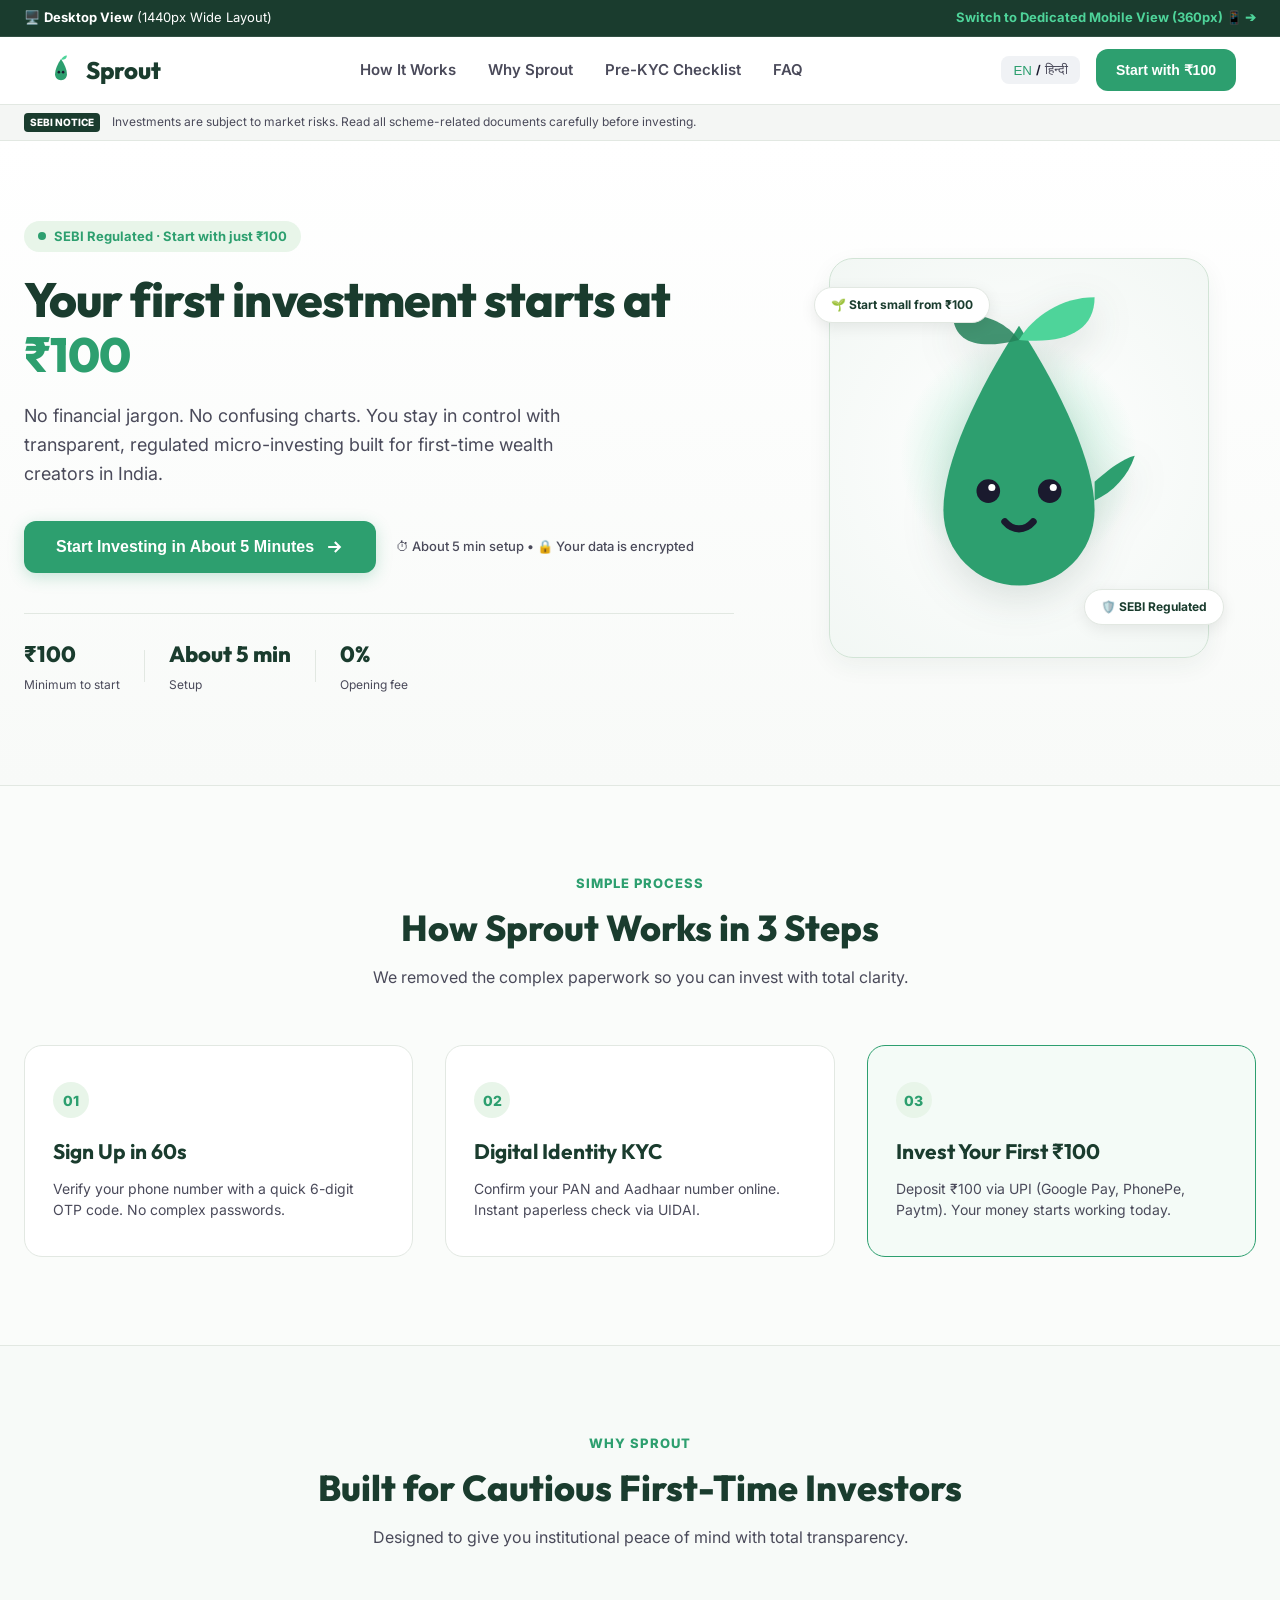
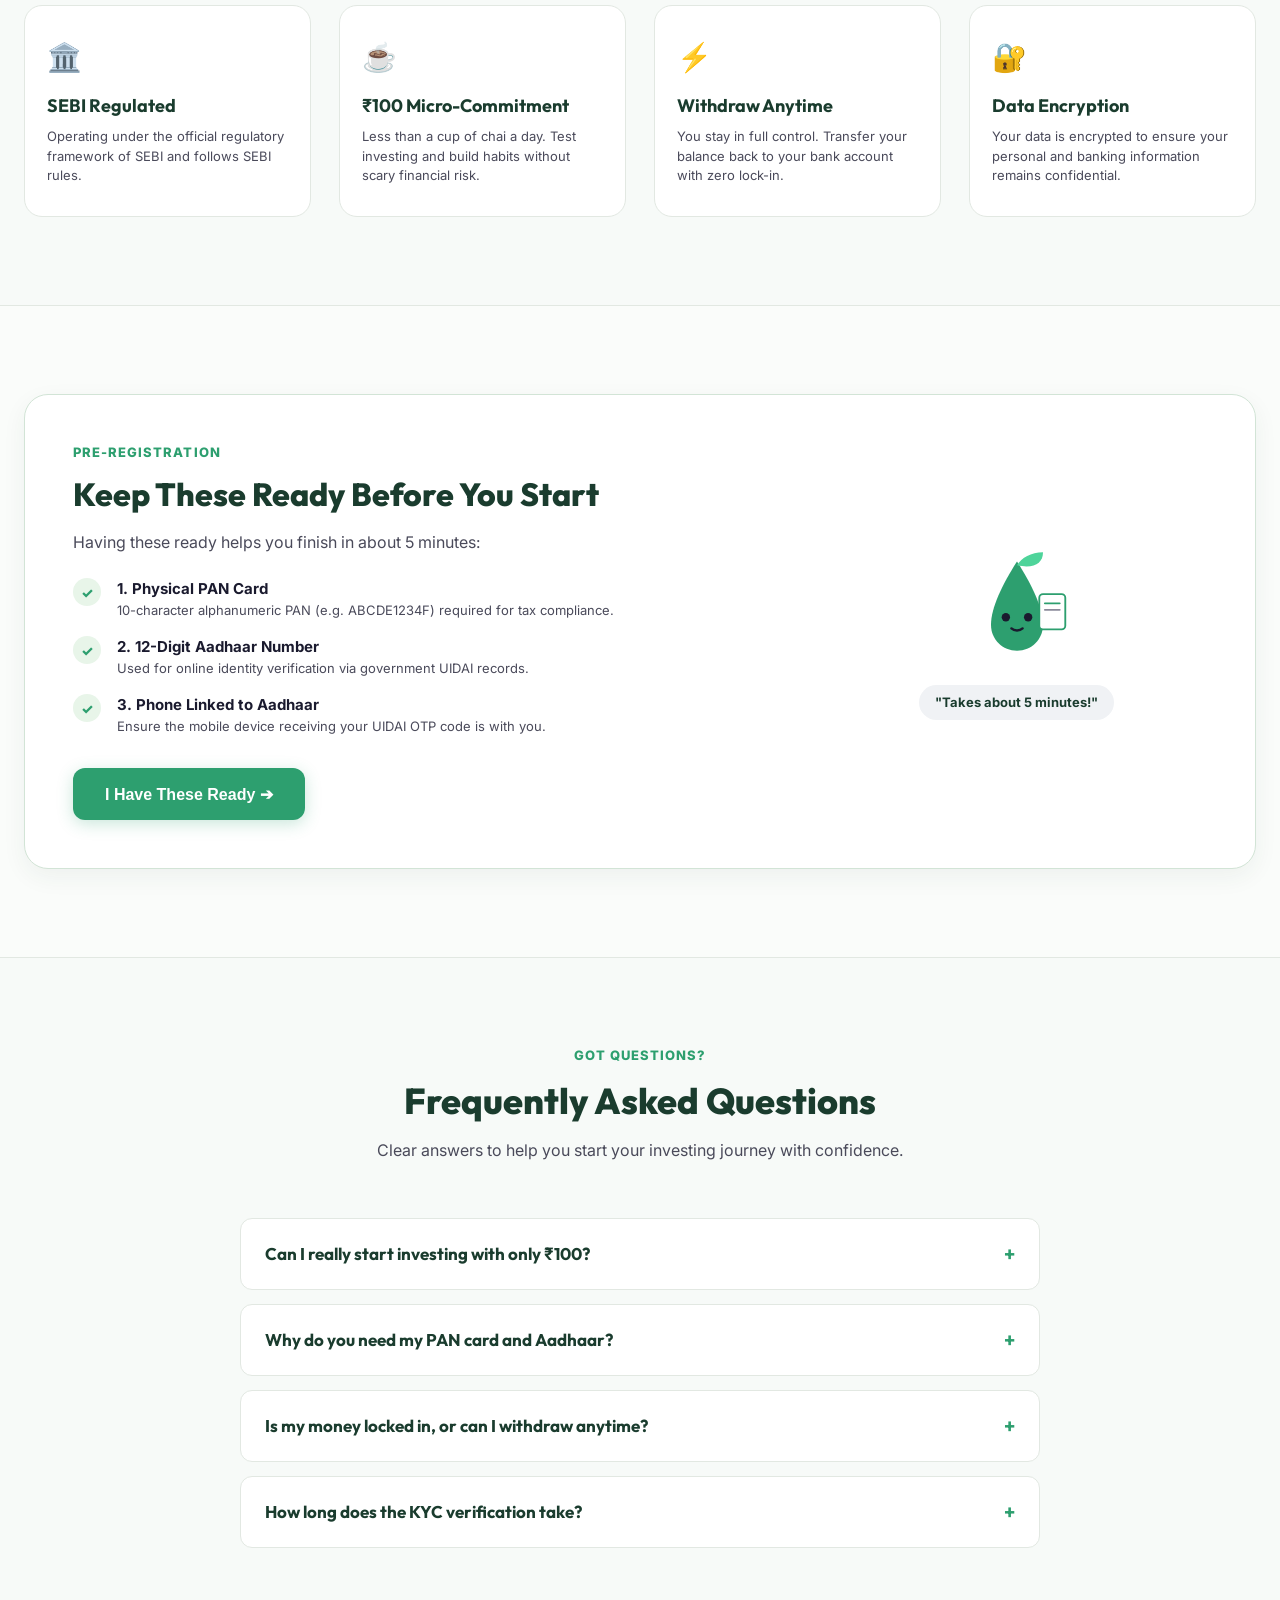
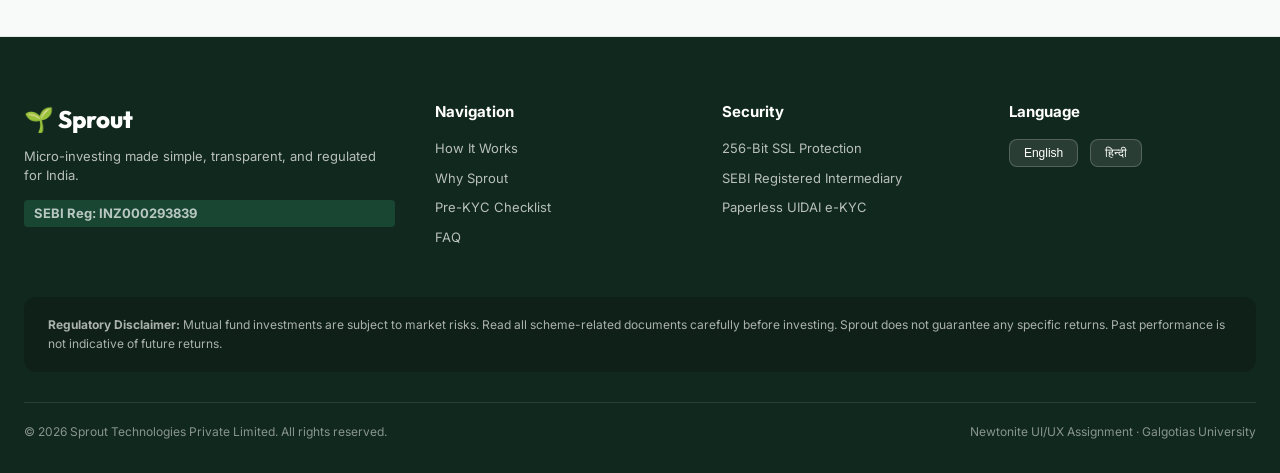
<file: mobile.html>
<!DOCTYPE html>
<html lang="en">
<head>
  <meta charset="UTF-8">
  <meta name="viewport" content="width=device-width, initial-scale=1.0, maximum-scale=1.0, user-scalable=no">
  <title>Sprout Mobile — Micro-Investing from ₹100</title>
  <meta name="description" content="Sprout Mobile: Dedicated mobile app experience for first-time investors in India.">
  <link rel="preconnect" href="https://fonts.googleapis.com">
  <link rel="preconnect" href="https://fonts.gstatic.com" crossorigin>
  <link href="https://fonts.googleapis.com/css2?family=Inter:wght@400;500;600;700;800&family=Outfit:wght@600;700;800&family=Noto+Sans+Devanagari:wght@500;600;700&display=swap" rel="stylesheet">
  <link rel="stylesheet" href="mobile.css">
</head>
<body class="mobile-app-body">

  <!-- Mobile Top Switcher Bar (Quick jump to Desktop) -->
  <aside class="mobile-portal-banner">
    <span>📱 <strong>Mobile View</strong> (360px–390px)</span>
    <a href="desktop.html" onclick="switchToDesktopView()" class="portal-link">Switch to Desktop View 🖥️ ➔</a>
  </aside>

  <!-- Mobile App Header (56px) -->
  <header class="m-app-header">
    <div class="m-header-left">
      <div class="m-logo">
        <svg viewBox="0 0 36 36" width="30" height="30" fill="none">
          <path d="M18 6C14 11 12 17 12 22C12 26 14.5 29 18 29C21.5 29 24 26 24 22C24 17 22 11 18 6Z" fill="#2D9F6F"/>
          <path d="M18 7C19.5 4.5 22 2.5 25 2.5C25 5.5 22 7.5 18 7Z" fill="#4ED49A"/>
          <circle cx="16" cy="19.5" r="1.3" fill="#1A1A2E"/>
          <circle cx="20" cy="19.5" r="1.3" fill="#1A1A2E"/>
        </svg>
        <span class="m-brand-name">Sprout</span>
      </div>
    </div>
    <div class="m-header-right">
      <div class="m-lang-toggle">
        <button class="m-lang-btn active" id="m-btn-en" onclick="setMobileLang('en')">EN</button>
        <span>/</span>
        <button class="m-lang-btn" id="m-btn-hi" onclick="setMobileLang('hi')">हिन्दी</button>
      </div>
      <button class="m-header-cta" onclick="openOnboarding(1)">Start</button>
    </div>
  </header>

  <!-- SEBI Regulatory Disclaimer Strip (Visible without scrolling) -->
  <aside class="m-disclaimer-strip">
    <span class="m-disclaimer-tag">SEBI</span>
    <p>Investments are subject to market risks. Read all scheme documents carefully.</p>
  </aside>

  <!-- Mobile Homepage Scroll Container -->
  <main class="m-main-content" id="m-home-page">

    <!-- 1. Mobile Hero -->
    <section class="m-hero-card">
      <div class="m-trust-badge">
        <span class="m-pulse-dot"></span>
        <span>SEBI Regulated · Start from ₹100</span>
      </div>

      <h1 class="m-hero-title">
        Your first investment starts at <span class="m-green-text">₹100</span>
      </h1>

      <p class="m-hero-subtitle">
        No confusing jargon. No complex charts. Step-by-step regulated micro-investing designed for beginners.
      </p>

      <!-- Mascot Welcome Card -->
      <div class="m-mascot-container">
        <div class="m-mascot-halo"></div>
        <svg class="m-mascot-hero-svg" viewBox="0 0 120 120" width="110" height="110" fill="none">
          <path d="M60 20C46 42 36 65 36 80C36 93.2 46.8 104 60 104C73.2 104 84 93.2 84 80C84 65 74 42 60 20Z" fill="#2D9F6F"/>
          <path d="M60 26C65 18 74 12 85 12C85 23 76 27 60 26Z" fill="#4ED49A"/>
          <path d="M60 26C55 19 47 16 38 18C39 28 48 29 60 26Z" fill="#24825A" opacity="0.8"/>
          <circle cx="50" cy="74" r="4.5" fill="#1A1A2E"/>
          <circle cx="70" cy="74" r="4.5" fill="#1A1A2E"/>
          <circle cx="51.5" cy="72.5" r="1.5" fill="#FFFFFF"/>
          <circle cx="71.5" cy="72.5" r="1.5" fill="#FFFFFF"/>
          <path d="M55 84C57.5 87 62.5 87 65 84" stroke="#1A1A2E" stroke-width="2.5" stroke-linecap="round"/>
          <path d="M84 76C90 73 95 68 97 61C94 62 90 64 84 70" fill="#2D9F6F"/>
        </svg>
        <div class="m-floating-tag">🌱 Start small. Stay in control.</div>
      </div>

      <button class="m-cta-btn" onclick="openOnboarding(1)">
        <span>Start with ₹100</span>
        <svg width="18" height="18" viewBox="0 0 24 24" fill="none" stroke="currentColor" stroke-width="2.5"><path d="M5 12h14m-6-6l6 6-6 6"/></svg>
      </button>

      <div class="m-reassurance-row">
        <span>⏱ About 5 min setup</span>
        <span>•</span>
        <span>🔒 Your data is encrypted</span>
        <span>•</span>
        <span>₹0 Fees</span>
      </div>
    </section>

    <!-- 2. Keep Ready Pre-KYC Checklist -->
    <section class="m-section">
      <div class="m-card-box checklist">
        <div class="m-card-badge">PRE-REGISTRATION</div>
        <h2 class="m-card-title">Keep These 3 Ready</h2>
        <p class="m-card-sub">Having these ready helps you finish in about 5 minutes:</p>

        <div class="m-check-item">
          <div class="m-check-icon">✓</div>
          <div class="m-check-info">
            <strong>1. Physical PAN Card</strong>
            <p>10-character alphanumeric PAN (e.g. ABCDE1234F)</p>
          </div>
        </div>

        <div class="m-check-item">
          <div class="m-check-icon">✓</div>
          <div class="m-check-info">
            <strong>2. 12-Digit Aadhaar Number</strong>
            <p>For instant government paperless e-KYC</p>
          </div>
        </div>

        <div class="m-check-item">
          <div class="m-check-icon">✓</div>
          <div class="m-check-info">
            <strong>3. Phone Linked to Aadhaar</strong>
            <p>To receive the instant 6-digit UIDAI OTP</p>
          </div>
        </div>

        <button class="m-secondary-cta" onclick="openOnboarding(2)">
          I Have These Ready ➔
        </button>
      </div>
    </section>

    <!-- 3. How It Works (3 Cards) -->
    <section class="m-section">
      <span class="m-section-tag">EASY 3 STEPS</span>
      <h2 class="m-section-title">How Sprout Works</h2>

      <div class="m-step-card">
        <div class="m-step-num">1</div>
        <div class="m-step-body">
          <h3>Sign Up in 60s</h3>
          <p>Enter your phone number & verify with a fast 6-digit OTP code.</p>
        </div>
      </div>

      <div class="m-step-card">
        <div class="m-step-num">2</div>
        <div class="m-step-body">
          <h3>Paperless KYC</h3>
          <p>Instant online identity verification with PAN & Aadhaar via UIDAI.</p>
        </div>
      </div>

      <div class="m-step-card highlight">
        <div class="m-step-num">3</div>
        <div class="m-step-body">
          <h3>Invest Your First ₹100</h3>
          <p>Deposit ₹100 via UPI (GPay, PhonePe, Paytm) and start your wealth journey.</p>
        </div>
      </div>
    </section>

    <!-- 4. Why Sprout (4 Feature Cards) -->
    <section class="m-section">
      <span class="m-section-tag">WHY SPROUT</span>
      <h2 class="m-section-title">Built for Beginners</h2>

      <div class="m-feature-grid">
        <div class="m-feat-card">
          <span class="m-feat-icon">🏛️</span>
          <h4>SEBI Regulated</h4>
          <p>Operating under strict Indian regulatory frameworks and follows SEBI rules.</p>
        </div>

        <div class="m-feat-card">
          <span class="m-feat-icon">☕</span>
          <h4>Start at ₹100</h4>
          <p>Less than a cup of chai. Test investing without large financial risks.</p>
        </div>

        <div class="m-feat-card">
          <span class="m-feat-icon">⚡</span>
          <h4>Withdraw Anytime</h4>
          <p>You stay in full control. Transfer funds back to your bank account with ease.</p>
        </div>

        <div class="m-feat-card">
          <span class="m-feat-icon">🔐</span>
          <h4>Data Encryption</h4>
          <p>Your data is encrypted to protect your personal and financial records.</p>
        </div>
      </div>
    </section>

    <!-- 5. FAQ Accordion -->
    <section class="m-section">
      <span class="m-section-tag">COMMON QUESTIONS</span>
      <h2 class="m-section-title">Frequently Asked Questions</h2>

      <div class="m-faq-list">
        <div class="m-faq-item" onclick="toggleMobileFaq(this)">
          <div class="m-faq-q">Can I really start with only ₹100? <span>+</span></div>
          <div class="m-faq-a">Yes. Sprout was designed specifically so anyone can start investing with exactly ₹100 without mandatory monthly deposits.</div>
        </div>

        <div class="m-faq-item" onclick="toggleMobileFaq(this)">
          <div class="m-faq-q">Why do you need my PAN & Aadhaar? <span>+</span></div>
          <div class="m-faq-a">SEBI regulations require identity verification (KYC) for all investment accounts in India to protect against unauthorized access.</div>
        </div>

        <div class="m-faq-item" onclick="toggleMobileFaq(this)">
          <div class="m-faq-q">Is my money locked in? <span>+</span></div>
          <div class="m-faq-a">No! You can withdraw your money back to your linked bank account anytime directly from the app.</div>
        </div>
      </div>
    </section>

    <!-- Mobile Footer -->
    <footer class="m-footer">
      <div class="m-footer-logo">🌱 Sprout Mobile</div>
      <p>Micro-investing made simple, transparent, and regulated for India.</p>
      <div class="m-footer-reg">SEBI Registration: INZ000293839</div>
      <p class="m-footer-legal">
        Investments are subject to market risks. Read all scheme-related documents carefully.
      </p>
      <div class="m-footer-copyright">
        © 2026 Sprout. Newtonite UI/UX Assignment · Galgotias University
      </div>
    </footer>

    <!-- Bottom Sticky CTA Bar (Mobile App Standard) -->
    <div class="m-sticky-bottom-bar">
      <button class="m-sticky-btn" onclick="openOnboarding(1)">
        <span>Start with ₹100 ➔</span>
        <small>Takes about 5 minutes · Paperless</small>
      </button>
    </div>

  </main>

  <!-- ==========================================================================
       THE 5 ONBOARDING SCREENS (MOBILE FULL-SCREEN STORY FLOW)
       ========================================================================== -->
  <div class="m-onboarding-modal" id="m-onboarding-container" style="display:none;">
    
    <!-- Top Progress Bar (All 5 Screens) -->
    <div class="m-ob-header">
      <button class="m-ob-back-btn" id="m-btn-back" onclick="onboardingBack()" aria-label="Back">
        ←
      </button>
      <div class="m-ob-progress-track">
        <div class="m-ob-progress-fill" id="m-progress-fill" style="width: 20%;"></div>
      </div>
      <span class="m-ob-step-num" id="m-step-text">1/5</span>
      <button class="m-ob-close-btn" onclick="closeOnboarding()" aria-label="Close">✕</button>
    </div>

    <!-- Screen 1: Welcome & Language Choice -->
    <div class="m-ob-pane active" id="m-screen-1">
      <div class="m-ob-scroll">
        <div class="m-ob-mascot-center">
          <svg viewBox="0 0 100 100" width="84" height="84" fill="none">
            <path d="M50 16C38 34 30 54 30 66C30 77 39 86 50 86C61 86 70 77 70 66C70 54 62 34 50 16Z" fill="#2D9F6F"/>
            <path d="M50 20C55 13 62 8 72 8C72 18 64 22 50 20Z" fill="#4ED49A"/>
            <circle cx="42" cy="62" r="3.5" fill="#1A1A2E"/><circle cx="58" cy="62" r="3.5" fill="#1A1A2E"/>
            <path d="M46 70C48 72.5 52 72.5 54 70" stroke="#1A1A2E" stroke-width="2.5" stroke-linecap="round"/>
            <path d="M70 62C75 60 79 56 81 50C78 51 75 52 70 57" fill="#2D9F6F"/>
          </svg>
        </div>

        <h2 class="m-ob-title">Welcome to Sprout 🌱</h2>
        <p class="m-ob-sub">Your investing journey starts here. No jargon. No pressure. Just one simple step at a time.</p>

        <div class="m-value-card">
          <div class="m-v-circle">₹</div>
          <div>
            <strong>Start with as little as ₹100</strong>
            <p>Less than a cup of chai a day.</p>
          </div>
        </div>

        <div class="m-lang-select-box">
          <label>Choose your language / भाषा चुनें:</label>
          <div class="m-seg-control">
            <button class="m-seg-btn active" id="m-ob-lang-en" onclick="setObLang('en')">English ●</button>
            <button class="m-seg-btn" id="m-ob-lang-hi" onclick="setObLang('hi')">हिन्दी ○</button>
          </div>
        </div>

        <div class="m-ob-footer">
          <button class="m-cta-btn full" onclick="onboardingNext(2)">Let's Begin ➔</button>
          <div class="m-ob-disclaimer">ⓘ Investments are subject to market risks.</div>
        </div>
      </div>
    </div>

    <!-- Screen 2: What You Need Checklist -->
    <div class="m-ob-pane" id="m-screen-2">
      <div class="m-ob-scroll">
        <div class="m-ob-top-mascot">
          <svg viewBox="0 0 60 60" width="46" height="46" fill="none">
            <path d="M30 10C22 22 18 34 18 42C18 49 23 54 30 54C37 54 42 49 42 42C42 34 38 22 30 10Z" fill="#2D9F6F"/>
            <circle cx="25" cy="38" r="2.5" fill="#1A1A2E"/><circle cx="35" cy="38" r="2.5" fill="#1A1A2E"/>
            <path d="M28 44C29 45.5 31 45.5 32 44" stroke="#1A1A2E" stroke-width="2" stroke-linecap="round"/>
          </svg>
          <div>
            <h2 class="m-ob-title left">Here's what you'll need</h2>
            <p class="m-ob-sub left">Takes about 5 minutes. Make sure you have these handy.</p>
          </div>
        </div>

        <div class="m-checklist-card">
          <div class="m-c-row">
            <span class="m-c-badge">✓</span>
            <div>
              <strong>PAN Card Number</strong>
              <p>10-character alphanumeric code (e.g. ABCDE1234F)</p>
            </div>
          </div>

          <div class="m-c-row">
            <span class="m-c-badge">✓</span>
            <div>
              <strong>Aadhaar Number</strong>
              <p>12-digit number with phone linked for instant OTP</p>
            </div>
          </div>

          <div class="m-c-row">
            <span class="m-c-badge">✓</span>
            <div>
              <strong>Bank Account Details</strong>
              <p>Account number and IFSC code for withdrawals</p>
            </div>
          </div>
        </div>

        <div class="m-time-pill">⏱ About 5 minutes from start to finish</div>

        <div class="m-ob-footer">
          <button class="m-cta-btn full" onclick="onboardingNext(3)">I Have These Ready ➔</button>
          <button class="m-link-btn" onclick="saveAndRemindLater()">I need to prepare — remind me later</button>
        </div>
      </div>
    </div>

    <!-- Screen 3: Mobile Phone & OTP Sign-up -->
    <div class="m-ob-pane" id="m-screen-3">
      <div class="m-ob-scroll">
        
        <div id="m-phone-view">
          <h2 class="m-ob-title left">What is your mobile number?</h2>
          <p class="m-ob-sub left">We will send a one-time code to verify your account.</p>

          <div class="m-form-group">
            <label>Mobile Number</label>
            <div class="m-phone-input">
              <span class="m-prefix">+91</span>
              <input type="tel" id="m-phone-input" placeholder="98765 43210" value="98765 43210" maxlength="10">
            </div>
          </div>

          <p class="m-terms-note">
            By continuing, you agree to Sprout's <a href="#">Terms of Service</a> & <a href="#">Privacy Policy</a>.
          </p>

          <div class="m-ob-footer">
            <button class="m-cta-btn full" onclick="sendOtpMobile()">Send OTP Code ➔</button>
          </div>
        </div>

        <div id="m-otp-view" style="display:none;">
          <h2 class="m-ob-title left">Enter the 6-digit code</h2>
          <p class="m-ob-sub left">Sent to <strong>+91 98765 43210</strong> <a href="#" onclick="editPhoneMobile()">[Edit]</a></p>

          <div class="m-otp-boxes">
            <input type="text" maxlength="1" value="4" readonly>
            <input type="text" maxlength="1" value="8" readonly>
            <input type="text" maxlength="1" value="2" readonly>
            <input type="text" maxlength="1" value="1" readonly>
            <input type="text" maxlength="1" value="9" readonly>
            <input type="text" maxlength="1" value="5" readonly>
          </div>

          <div class="m-resend-timer">Didn't receive it? Resend in <strong>0:28</strong></div>

          <div class="m-ob-footer">
            <button class="m-cta-btn full" onclick="onboardingNext(4)">Verify & Continue ➔</button>
          </div>
        </div>

      </div>
    </div>

    <!-- Screen 4: Identity KYC (PAN + Aadhaar) -->
    <div class="m-ob-pane" id="m-screen-4">
      <div class="m-ob-scroll">
        <h2 class="m-ob-title left">Let's verify your identity</h2>
        <p class="m-ob-sub left">Required by SEBI regulations. Your data is encrypted.</p>

        <div class="m-form-group">
          <label>PAN Card Number</label>
          <input type="text" class="m-text-input" id="m-pan-field" value="ABCDE1234F" maxlength="10" style="text-transform:uppercase;">
          <div class="m-help-toggle" onclick="toggleMobileHelp('m-help-pan')">Why do we ask for PAN? ▾</div>
          <div class="m-help-drawer" id="m-help-pan" style="display:none;">
            SEBI requires PAN verification for all investment accounts to ensure tax compliance and prevent fraud.
          </div>
        </div>

        <div class="m-form-group">
          <label>12-Digit Aadhaar Number</label>
          <input type="text" class="m-text-input" id="m-aadhaar-field" value="2345 6789 0123" maxlength="14">
          <div class="m-help-toggle" onclick="toggleMobileHelp('m-help-aadhaar')">Why do we ask for Aadhaar? ▾</div>
          <div class="m-help-drawer" id="m-help-aadhaar" style="display:none;">
            Aadhaar provides instant government paperless e-KYC without visiting a physical branch.
          </div>
        </div>

        <div class="m-consent-check">
          <input type="checkbox" id="m-consent" checked>
          <label for="m-consent">I authorize Sprout to verify my identity records via UIDAI and NSDL.</label>
        </div>

        <div class="m-disclaimer-card">
          ⓘ Investments are subject to market risks. Read all scheme-related documents carefully.
        </div>

        <div class="m-ob-footer">
          <button class="m-cta-btn full" onclick="onboardingNext(5)">Verify My Identity ➔</button>
        </div>
      </div>
    </div>

    <!-- Screen 5: Verification Waiting & Celebration -->
    <div class="m-ob-pane" id="m-screen-5">
      <div class="m-ob-scroll">

        <!-- 5A: Waiting State -->
        <div id="m-wait-view">
          <div class="m-ob-mascot-center pulse">
            <svg viewBox="0 0 100 100" width="90" height="90" fill="none">
              <path d="M50 16C38 34 30 54 30 66C30 77 39 86 50 86C61 86 70 77 70 66C70 54 62 34 50 16Z" fill="#2D9F6F"/>
              <path d="M50 20C55 13 62 8 72 8C72 18 64 22 50 20Z" fill="#4ED49A"/>
              <circle cx="42" cy="62" r="3" fill="#1A1A2E"/><circle cx="58" cy="62" r="3" fill="#1A1A2E"/>
              <circle cx="36" cy="40" r="2.5" fill="#E5A100"/>
              <circle cx="50" cy="35" r="3" fill="#E5A100"/>
              <circle cx="64" cy="40" r="2.5" fill="#E5A100"/>
            </svg>
          </div>

          <h2 class="m-ob-title">Verifying your details</h2>
          <p class="m-ob-sub">Usually under 2 minutes. You can close this screen. We will notify you when it's ready.</p>

          <div class="m-status-checklist">
            <div class="m-status-row done">✓ Phone Number Confirmed</div>
            <div class="m-status-row done">✓ PAN Details Confirmed</div>
            <div class="m-status-row active" id="m-aadhaar-status">⟳ Verifying Aadhaar with UIDAI...</div>
            <div class="m-status-row pending" id="m-account-status">○ Setting up your investment account</div>
          </div>

          <div class="m-time-pill">⏱ Usually under 2 minutes</div>
          <p class="m-auto-save-note">Your progress is auto-saved. Nothing will be lost.</p>
        </div>

        <!-- 5B: Celebration State -->
        <div id="m-success-view" style="display:none;">
          <div class="m-ob-mascot-center celebrate">
            <svg viewBox="0 0 120 120" width="100" height="100" fill="none">
              <path d="M60 20C46 42 36 65 36 80C36 93.2 46.8 104 60 104C73.2 104 84 93.2 84 80C84 65 74 42 60 20Z" fill="#2D9F6F"/>
              <path d="M60 26C65 16 75 10 88 10C88 22 78 28 60 26Z" fill="#4ED49A"/>
              <path d="M60 26C55 16 45 10 32 10C32 22 42 28 60 26Z" fill="#4ED49A"/>
              <circle cx="50" cy="74" r="4.5" fill="#1A1A2E"/><circle cx="70" cy="74" r="4.5" fill="#1A1A2E"/>
              <path d="M52 84C56 90 64 90 68 84Z" fill="#1A1A2E"/>
              <circle cx="24" cy="36" r="3" fill="#E5A100"/><circle cx="96" cy="36" r="3" fill="#E85D5D"/>
            </svg>
          </div>

          <h2 class="m-ob-title green">You're all set! 🎉</h2>
          <p class="m-ob-sub">Your Sprout account is ready. Start with your first ₹100 deposit.</p>

          <div class="m-verified-tag">✓ KYC complete</div>

          <div class="m-ob-footer">
            <button class="m-cta-btn full pulse-green" onclick="completeMobileInvestment()">
              Make Your First Investment (₹100) ➔
            </button>
            <div class="m-ob-disclaimer">ⓘ Investments are subject to market risks.</div>

            <!-- Relocated Referral Card (Post-Investment) -->
            <div class="m-referral-card">
              <strong>Invite a friend to Sprout 🌱</strong>
              <p>Invite friends to start investing with Sprout.</p>
              <button class="m-whatsapp-btn" onclick="alert('Invite link copied! Share via WhatsApp.')">
                Share via WhatsApp
              </button>
            </div>
          </div>
        </div>

      </div>
    </div>

  </div>

  <script src="mobile.js"></script>
</body>
</html>
</file>
<file: desktop.css>
/* ==========================================================================
   SPROUT DESKTOP — DEDICATED DESKTOP STYLESHEET (1440px)
   ========================================================================== */

:root {
  --color-primary: #2D9F6F;
  --color-primary-hover: #24825A;
  --color-surface-green: #E8F5E9;
  --color-accent-leaf: #4ED49A;
  --color-deep-forest: #1A3C2E;
  --color-charcoal: #1A1A2E;
  --color-muted: #4A4A5A;
  --color-light-grey: #8A8A9A;
  --color-border: #E2E8E2;
  --color-mist: #F0F2F5;
  --color-canvas: #FAFCFA;
  --color-white: #FFFFFF;
  --color-warning: #E5A100;
  --color-error: #E85D5D;

  --font-body: 'Inter', -apple-system, sans-serif;
  --font-heading: 'Outfit', 'Inter', sans-serif;

  --radius-sm: 8px;
  --radius-md: 12px;
  --radius-lg: 18px;
  --radius-xl: 24px;
  --radius-full: 9999px;

  --shadow-subtle: 0 4px 20px rgba(26, 26, 46, 0.05);
  --shadow-card: 0 8px 24px rgba(26, 60, 46, 0.06);
  --shadow-modal: 0 24px 60px rgba(0, 0, 0, 0.3);
}

*, *::before, *::after {
  box-sizing: border-box;
  margin: 0;
  padding: 0;
}

body.desktop-body {
  font-family: var(--font-body);
  background-color: var(--color-canvas);
  color: var(--color-charcoal);
  line-height: 1.5;
  -webkit-font-smoothing: antialiased;
}

/* Portal Banner */
.desktop-portal-banner {
  background: var(--color-deep-forest);
  color: var(--color-white);
  padding: 8px 24px;
  font-size: 13px;
  border-bottom: 1px solid rgba(255, 255, 255, 0.1);
}

.banner-inner {
  max-width: 1280px;
  margin: 0 auto;
  display: flex;
  justify-content: space-between;
  align-items: center;
}

.portal-link {
  color: var(--color-accent-leaf);
  font-weight: 700;
  text-decoration: none;
}

.portal-link:hover {
  text-decoration: underline;
}

/* Header */
.d-header {
  height: 68px;
  background: rgba(255, 255, 255, 0.96);
  backdrop-filter: blur(12px);
  border-bottom: 1px solid var(--color-border);
  position: sticky;
  top: 0;
  z-index: 100;
}

.d-header-inner {
  max-width: 1240px;
  margin: 0 auto;
  height: 100%;
  padding: 0 24px;
  display: flex;
  align-items: center;
  justify-content: space-between;
}

.d-logo {
  display: flex;
  align-items: center;
  gap: 8px;
  text-decoration: none;
}

.d-brand-text {
  font-family: var(--font-heading);
  font-size: 24px;
  font-weight: 800;
  color: var(--color-deep-forest);
}

.d-nav {
  display: flex;
  gap: 32px;
}

.d-nav a {
  text-decoration: none;
  font-size: 15px;
  font-weight: 600;
  color: var(--color-muted);
  transition: color 0.2s;
}

.d-nav a:hover {
  color: var(--color-primary);
}

.d-header-right {
  display: flex;
  align-items: center;
  gap: 16px;
}

.d-lang-box {
  display: flex;
  align-items: center;
  background: var(--color-mist);
  padding: 4px 8px;
  border-radius: var(--radius-sm);
  font-size: 12px;
  font-weight: 700;
}

.d-lang-btn {
  background: transparent;
  border: none;
  cursor: pointer;
  color: var(--color-muted);
  padding: 2px 4px;
}

.d-lang-btn.active {
  color: var(--color-primary);
}

.d-cta-nav {
  background: var(--color-primary);
  color: var(--color-white);
  border: none;
  height: 42px;
  padding: 0 20px;
  border-radius: var(--radius-md);
  font-size: 14px;
  font-weight: 700;
  cursor: pointer;
  transition: background 0.2s;
}

.d-cta-nav:hover {
  background: var(--color-primary-hover);
}

/* Disclaimer Strip */
.d-disclaimer-strip {
  background: #F4F6F4;
  border-bottom: 1px solid var(--color-border);
  padding: 8px 24px;
}

.d-disclaimer-inner {
  max-width: 1240px;
  margin: 0 auto;
  display: flex;
  align-items: center;
  gap: 12px;
}

.d-disclaimer-badge {
  background: var(--color-deep-forest);
  color: var(--color-white);
  font-size: 10px;
  font-weight: 800;
  padding: 2px 6px;
  border-radius: 4px;
}

.d-disclaimer-inner p {
  font-size: 12px;
  color: var(--color-muted);
}

/* Hero Section */
.d-hero {
  padding: 80px 24px 90px;
  background: linear-gradient(180deg, #FFFFFF 0%, #F8FAF8 100%);
  border-bottom: 1px solid var(--color-border);
}

.d-hero-inner {
  max-width: 1240px;
  margin: 0 auto;
  display: grid;
  grid-template-columns: 1.2fr 0.8fr;
  align-items: center;
  gap: 48px;
}

.d-pill-badge {
  display: inline-flex;
  align-items: center;
  gap: 8px;
  background: var(--color-surface-green);
  color: var(--color-primary);
  font-size: 13px;
  font-weight: 700;
  padding: 6px 14px;
  border-radius: var(--radius-full);
  margin-bottom: 20px;
}

.pulse-dot {
  width: 8px;
  height: 8px;
  background: var(--color-primary);
  border-radius: 50%;
  animation: pDot 2s infinite;
}

@keyframes pDot {
  0%, 100% { opacity: 1; transform: scale(1); }
  50% { opacity: 0.5; transform: scale(1.2); }
}

.d-hero-title {
  font-family: var(--font-heading);
  font-size: 48px;
  font-weight: 800;
  color: var(--color-deep-forest);
  line-height: 1.15;
  letter-spacing: -0.02em;
}

.green-text {
  color: var(--color-primary);
}

.d-hero-subtitle {
  font-size: 18px;
  color: var(--color-muted);
  line-height: 1.6;
  margin: 20px 0 32px;
  max-width: 540px;
}

.d-hero-cta-row {
  display: flex;
  align-items: center;
  gap: 20px;
  margin-bottom: 40px;
}

.d-primary-cta {
  display: inline-flex;
  align-items: center;
  gap: 10px;
  background: var(--color-primary);
  color: var(--color-white);
  border: none;
  height: 52px;
  padding: 0 32px;
  border-radius: var(--radius-md);
  font-size: 16px;
  font-weight: 700;
  cursor: pointer;
  transition: all 0.2s ease;
  box-shadow: 0 4px 16px rgba(45, 159, 111, 0.25);
}

.d-primary-cta:hover {
  background: var(--color-primary-hover);
  transform: translateY(-2px);
  box-shadow: 0 8px 24px rgba(45, 159, 111, 0.35);
}

.d-primary-cta.full {
  width: 100%;
  justify-content: center;
}

.d-cta-reassurance {
  font-size: 13px;
  color: var(--color-muted);
  font-weight: 500;
}

.d-trust-row {
  display: flex;
  align-items: center;
  gap: 24px;
  padding-top: 24px;
  border-top: 1px solid var(--color-border);
}

.d-trust-stat strong {
  font-family: var(--font-heading);
  font-size: 22px;
  font-weight: 800;
  color: var(--color-deep-forest);
  display: block;
}

.d-trust-stat small {
  font-size: 12px;
  color: var(--color-muted);
}

.d-stat-divider {
  width: 1px;
  height: 32px;
  background: var(--color-border);
}

/* Hero Mascot Card */
.d-hero-col-right {
  display: flex;
  justify-content: center;
}

.d-mascot-card {
  position: relative;
  width: 380px;
  height: 400px;
  background: radial-gradient(circle at 50% 50%, #FFFFFF 0%, #F2F7F4 100%);
  border: 1px solid #D2E4D6;
  border-radius: var(--radius-xl);
  display: flex;
  align-items: center;
  justify-content: center;
  box-shadow: var(--shadow-card);
}

.d-card-glow {
  position: absolute;
  width: 240px;
  height: 240px;
  background: radial-gradient(circle, rgba(78, 212, 154, 0.4) 0%, rgba(255,255,255,0) 70%);
  border-radius: 50%;
  animation: glowMascot 3s infinite alternate;
}

@keyframes glowMascot {
  from { transform: scale(0.9); opacity: 0.6; }
  to { transform: scale(1.1); opacity: 0.9; }
}

.d-hero-mascot-svg {
  position: relative;
  z-index: 2;
  filter: drop-shadow(0 12px 20px rgba(26, 60, 46, 0.15));
}

.d-tag-float {
  position: absolute;
  background: var(--color-white);
  padding: 8px 16px;
  border-radius: var(--radius-full);
  font-size: 12px;
  font-weight: 700;
  color: var(--color-deep-forest);
  box-shadow: 0 4px 16px rgba(0, 0, 0, 0.08);
  border: 1px solid var(--color-border);
  z-index: 3;
}

.d-tag-float.top { top: 28px; left: -16px; }
.d-tag-float.bottom { bottom: 32px; right: -16px; }

/* Sections */
.d-section {
  padding: 88px 24px;
}

.d-section.alt-bg {
  background: #F7FAF8;
  border-top: 1px solid var(--color-border);
  border-bottom: 1px solid var(--color-border);
}

.d-section-inner {
  max-width: 1240px;
  margin: 0 auto;
}

.d-section-inner.narrow {
  max-width: 800px;
}

.d-section-header {
  text-align: center;
  margin-bottom: 56px;
}

.d-sub-tag {
  font-size: 13px;
  font-weight: 800;
  letter-spacing: 0.08em;
  color: var(--color-primary);
  text-transform: uppercase;
  display: block;
  margin-bottom: 8px;
}

.d-section-title {
  font-family: var(--font-heading);
  font-size: 36px;
  font-weight: 800;
  color: var(--color-deep-forest);
}

.d-section-desc {
  font-size: 16px;
  color: var(--color-muted);
  margin-top: 10px;
}

/* Steps (3-Col Horizontal) */
.d-steps-grid {
  display: grid;
  grid-template-columns: repeat(3, 1fr);
  gap: 32px;
}

.d-step-card {
  background: var(--color-white);
  border: 1px solid var(--color-border);
  border-radius: var(--radius-lg);
  padding: 36px 28px;
  transition: all 0.25s ease;
}

.d-step-card:hover {
  transform: translateY(-4px);
  box-shadow: var(--shadow-card);
  border-color: #C6E8D4;
}

.d-step-card.highlight {
  border-color: var(--color-primary);
  background: #F4FBF7;
}

.d-step-number {
  width: 36px;
  height: 36px;
  background: var(--color-surface-green);
  color: var(--color-primary);
  border-radius: 50%;
  display: flex;
  align-items: center;
  justify-content: center;
  font-weight: 800;
  font-size: 14px;
  margin-bottom: 18px;
}

.d-step-card h3 {
  font-family: var(--font-heading);
  font-size: 21px;
  font-weight: 700;
  color: var(--color-deep-forest);
  margin-bottom: 10px;
}

.d-step-card p {
  font-size: 14px;
  color: var(--color-muted);
  line-height: 1.5;
}

/* Features (4-Col Horizontal) */
.d-features-grid {
  display: grid;
  grid-template-columns: repeat(4, 1fr);
  gap: 28px;
}

.d-feat-box {
  background: var(--color-white);
  border: 1px solid var(--color-border);
  border-radius: var(--radius-lg);
  padding: 30px 22px;
  transition: all 0.25s ease;
}

.d-feat-box:hover {
  transform: translateY(-3px);
  box-shadow: var(--shadow-card);
}

.feat-icon {
  font-size: 28px;
  margin-bottom: 14px;
}

.d-feat-box h3 {
  font-family: var(--font-heading);
  font-size: 18px;
  font-weight: 700;
  color: var(--color-deep-forest);
  margin-bottom: 8px;
}

.d-feat-box p {
  font-size: 13px;
  color: var(--color-muted);
  line-height: 1.5;
}

/* Checklist Wide Card */
.d-checklist-wrapper {
  background: var(--color-white);
  border: 1px solid #D2E4D6;
  border-radius: var(--radius-xl);
  padding: 48px;
  display: grid;
  grid-template-columns: 1.3fr 0.7fr;
  align-items: center;
  gap: 48px;
  box-shadow: var(--shadow-card);
}

.d-checklist-title {
  font-family: var(--font-heading);
  font-size: 32px;
  font-weight: 800;
  color: var(--color-deep-forest);
  margin: 6px 0 12px;
}

.d-checklist-p {
  font-size: 16px;
  color: var(--color-muted);
  margin-bottom: 24px;
}

.d-check-rows {
  display: flex;
  flex-direction: column;
  gap: 16px;
  margin-bottom: 32px;
}

.d-c-row {
  display: flex;
  gap: 16px;
}

.d-check-mark {
  width: 28px;
  height: 28px;
  background: var(--color-surface-green);
  color: var(--color-primary);
  border-radius: 50%;
  display: flex;
  align-items: center;
  justify-content: center;
  font-weight: 800;
  font-size: 14px;
  flex-shrink: 0;
}

.d-c-row strong {
  font-size: 15px;
  display: block;
}

.d-c-row p {
  font-size: 13px;
  color: var(--color-muted);
}

.d-checklist-mascot {
  display: flex;
  flex-direction: column;
  align-items: center;
  text-align: center;
  gap: 12px;
}

.d-speech-tag {
  background: var(--color-mist);
  padding: 8px 16px;
  border-radius: var(--radius-full);
  font-size: 13px;
  font-weight: 700;
  color: var(--color-deep-forest);
}

/* FAQ */
.d-faq-list {
  display: flex;
  flex-direction: column;
  gap: 14px;
}

.d-faq-item {
  background: var(--color-white);
  border: 1px solid var(--color-border);
  border-radius: var(--radius-md);
  overflow: hidden;
  cursor: pointer;
}

.d-faq-q {
  padding: 20px 24px;
  font-family: var(--font-heading);
  font-size: 17px;
  font-weight: 700;
  color: var(--color-deep-forest);
  display: flex;
  justify-content: space-between;
  align-items: center;
}

.d-faq-q span {
  color: var(--color-primary);
  font-size: 20px;
}

.d-faq-a {
  display: none;
  padding: 0 24px 20px;
  font-size: 14px;
  color: var(--color-muted);
  line-height: 1.6;
}

.d-faq-item.open .d-faq-a {
  display: block;
}

.d-faq-item.open .d-faq-q span {
  transform: rotate(45deg);
}

/* Footer */
.d-footer {
  background: #11281E;
  color: var(--color-white);
  padding: 64px 24px 32px;
}

.d-footer-inner {
  max-width: 1240px;
  margin: 0 auto;
}

.d-footer-grid {
  display: grid;
  grid-template-columns: 1.5fr 1fr 1fr 1fr;
  gap: 40px;
  margin-bottom: 40px;
}

.footer-brand {
  font-family: var(--font-heading);
  font-size: 24px;
  font-weight: 800;
  margin-bottom: 10px;
}

.d-footer-grid p {
  font-size: 13px;
  color: rgba(255, 255, 255, 0.7);
  margin-bottom: 14px;
}

.sebi-tag {
  background: rgba(45, 159, 111, 0.25);
  color: var(--color-accent-leaf);
  font-size: 11px;
  font-weight: 700;
  padding: 4px 10px;
  border-radius: 4px;
}

.d-footer-grid h4 {
  font-size: 15px;
  font-weight: 700;
  margin-bottom: 16px;
}

.d-footer-grid a, .d-footer-grid span {
  display: block;
  font-size: 13px;
  color: rgba(255, 255, 255, 0.7);
  text-decoration: none;
  margin-bottom: 10px;
}

.d-footer-grid a:hover {
  color: var(--color-accent-leaf);
}

.footer-btn {
  background: rgba(255, 255, 255, 0.1);
  border: 1px solid rgba(255, 255, 255, 0.2);
  color: #FFF;
  padding: 6px 14px;
  border-radius: var(--radius-sm);
  font-size: 12px;
  cursor: pointer;
  margin-right: 8px;
}

.d-footer-disclaimer {
  background: rgba(0, 0, 0, 0.2);
  padding: 18px 24px;
  border-radius: var(--radius-md);
  font-size: 12px;
  color: rgba(255, 255, 255, 0.65);
  line-height: 1.6;
  margin-bottom: 30px;
}

.d-footer-bottom {
  display: flex;
  justify-content: space-between;
  font-size: 12px;
  color: rgba(255, 255, 255, 0.5);
  border-top: 1px solid rgba(255, 255, 255, 0.1);
  padding-top: 20px;
}

/* ==========================================================================
   DESKTOP ONBOARDING MODAL (CENTERED POPUP)
   ========================================================================== */
.d-modal-backdrop {
  position: fixed;
  inset: 0;
  background: rgba(17, 36, 28, 0.85);
  backdrop-filter: blur(12px);
  z-index: 1000;
  display: flex;
  align-items: center;
  justify-content: center;
  padding: 24px;
}

.d-modal-card {
  width: 100%;
  max-width: 440px;
  height: 90vh;
  max-height: 700px;
  background: var(--color-white);
  border-radius: var(--radius-xl);
  box-shadow: var(--shadow-modal);
  display: flex;
  flex-direction: column;
  overflow: hidden;
}

.d-ob-header {
  height: 56px;
  padding: 0 16px;
  display: flex;
  align-items: center;
  justify-content: space-between;
  border-bottom: 1px solid var(--color-mist);
}

.d-ob-back, .d-ob-close {
  background: transparent;
  border: none;
  font-size: 18px;
  cursor: pointer;
  width: 36px;
  height: 36px;
  display: flex;
  align-items: center;
  justify-content: center;
  border-radius: 50%;
}

.d-progress-track {
  flex: 1;
  height: 5px;
  background: var(--color-mist);
  border-radius: 3px;
  margin: 0 14px;
  overflow: hidden;
}

.d-progress-fill {
  height: 100%;
  background: var(--color-primary);
  border-radius: 3px;
  transition: width 0.3s ease;
}

.d-step-label {
  font-size: 12px;
  font-weight: 700;
  color: var(--color-muted);
}

.d-ob-pane {
  display: none;
  flex: 1;
  flex-direction: column;
  overflow-y: auto;
}

.d-ob-pane.active {
  display: flex;
}

.d-ob-content {
  padding: 24px;
  display: flex;
  flex-direction: column;
  align-items: center;
  text-align: center;
}

.d-ob-content h2 {
  font-family: var(--font-heading);
  font-size: 24px;
  font-weight: 800;
  color: var(--color-deep-forest);
  margin-bottom: 6px;
}

.d-ob-sub {
  font-size: 14px;
  color: var(--color-muted);
  margin-bottom: 20px;
  line-height: 1.45;
}

.d-val-card {
  display: flex;
  align-items: center;
  gap: 12px;
  background: var(--color-mist);
  padding: 12px 16px;
  border-radius: var(--radius-md);
  margin-bottom: 20px;
  width: 100%;
  text-align: left;
}

.val-circle {
  width: 32px;
  height: 32px;
  background: var(--color-primary);
  color: var(--color-white);
  border-radius: 50%;
  display: flex;
  align-items: center;
  justify-content: center;
  font-weight: 800;
  font-size: 16px;
}

.d-val-card strong {
  font-size: 14px;
  display: block;
}

.d-val-card small {
  font-size: 12px;
  color: var(--color-muted);
}

.d-lang-select {
  width: 100%;
  margin-bottom: 24px;
  text-align: left;
}

.d-lang-select label {
  font-size: 12px;
  font-weight: 600;
  color: var(--color-muted);
  display: block;
  margin-bottom: 6px;
}

.d-seg {
  display: flex;
  background: var(--color-mist);
  padding: 3px;
  border-radius: var(--radius-sm);
}

.d-seg-btn {
  flex: 1;
  padding: 8px;
  border: none;
  background: transparent;
  font-size: 13px;
  font-weight: 700;
  color: var(--color-muted);
  cursor: pointer;
  border-radius: 6px;
}

.d-seg-btn.active {
  background: var(--color-white);
  color: var(--color-primary);
  box-shadow: 0 1px 4px rgba(0,0,0,0.06);
}

.d-legal-note {
  font-size: 11px;
  color: var(--color-light-grey);
  margin-top: 10px;
}

.d-checklist-box {
  width: 100%;
  display: flex;
  flex-direction: column;
  gap: 12px;
  background: var(--color-canvas);
  border: 1px solid var(--color-border);
  border-radius: var(--radius-md);
  padding: 16px;
  margin-bottom: 16px;
  text-align: left;
}

.c-row {
  display: flex;
  gap: 12px;
}

.c-icon {
  width: 24px;
  height: 24px;
  background: var(--color-surface-green);
  color: var(--color-primary);
  border-radius: 50%;
  display: flex;
  align-items: center;
  justify-content: center;
  font-size: 13px;
  font-weight: 800;
  flex-shrink: 0;
}

.c-row strong {
  font-size: 14px;
  display: block;
}

.c-row p {
  font-size: 12px;
  color: var(--color-muted);
}

.d-time-tag {
  font-size: 13px;
  font-weight: 700;
  color: var(--color-primary);
  background: var(--color-surface-green);
  padding: 6px 14px;
  border-radius: var(--radius-full);
  margin-bottom: 20px;
}

.d-text-link {
  background: transparent;
  border: none;
  color: var(--color-primary);
  font-size: 13px;
  text-decoration: underline;
  cursor: pointer;
  margin-top: 12px;
}

.d-form-group {
  width: 100%;
  margin-bottom: 16px;
  text-align: left;
}

.d-form-group label {
  font-size: 12px;
  font-weight: 600;
  color: var(--color-muted);
  display: block;
  margin-bottom: 4px;
}

.d-phone-wrap {
  display: flex;
  border: 1.5px solid #D0D0D8;
  border-radius: var(--radius-md);
  overflow: hidden;
  height: 48px;
}

.prefix {
  background: var(--color-mist);
  padding: 0 16px;
  display: flex;
  align-items: center;
  font-weight: 700;
  font-size: 15px;
  border-right: 1px solid #D0D0D8;
}

.d-phone-wrap input, .d-input {
  flex: 1;
  border: none;
  padding: 0 14px;
  font-size: 15px;
  font-family: var(--font-body);
  outline: none;
  width: 100%;
}

.d-input {
  height: 48px;
  border: 1.5px solid #D0D0D8;
  border-radius: var(--radius-md);
}

.d-agreement {
  font-size: 12px;
  color: var(--color-muted);
  margin-bottom: 20px;
}

.d-otp-row {
  display: flex;
  gap: 8px;
  margin: 20px 0;
  width: 100%;
}

.d-otp-row input {
  flex: 1;
  height: 48px;
  border: 1.5px solid #D0D0D8;
  border-radius: var(--radius-sm);
  text-align: center;
  font-size: 20px;
  font-weight: 800;
  outline: none;
}

.d-resend {
  font-size: 12px;
  color: var(--color-muted);
  margin-bottom: 20px;
}

.d-why-link {
  font-size: 11px;
  color: var(--color-primary);
  font-weight: 600;
  margin-top: 4px;
  cursor: pointer;
}

.d-why-panel {
  background: var(--color-mist);
  padding: 8px 10px;
  border-radius: var(--radius-sm);
  font-size: 11px;
  color: var(--color-muted);
  margin-top: 4px;
}

.d-consent-row {
  display: flex;
  gap: 8px;
  align-items: flex-start;
  font-size: 12px;
  color: var(--color-muted);
  margin: 14px 0;
  text-align: left;
}

.d-disclaimer-box {
  background: #FFF9E6;
  border-left: 3px solid var(--color-warning);
  padding: 8px 12px;
  font-size: 11px;
  color: #B37D00;
  margin-bottom: 16px;
  text-align: left;
  width: 100%;
}

.d-status-list {
  display: flex;
  flex-direction: column;
  gap: 8px;
  margin: 16px 0 20px;
  width: 100%;
  text-align: left;
}

.d-stat {
  padding: 8px 12px;
  border-radius: var(--radius-sm);
  font-size: 12px;
  font-weight: 600;
}

.d-stat.done { background: var(--color-surface-green); color: var(--color-primary); }
.d-stat.in-prog { background: #FFF9E6; color: #B37D00; }
.d-stat.pend { background: var(--color-mist); color: var(--color-muted); }

.d-pulse-mascot {
  margin-bottom: 14px;
  animation: pMascot 2s infinite alternate;
}

@keyframes pMascot {
  from { transform: scale(1); }
  to { transform: scale(1.06); }
}
</file>
<file: mobile.css>
/* ==========================================================================
   SPROUT MOBILE — DEDICATED MOBILE STYLESHEET (360px - 480px)
   ========================================================================== */

:root {
  --color-primary: #2D9F6F;
  --color-primary-hover: #24825A;
  --color-surface-green: #E8F5E9;
  --color-accent-leaf: #4ED49A;
  --color-deep-forest: #1A3C2E;
  --color-charcoal: #1A1A2E;
  --color-muted: #4A4A5A;
  --color-light-grey: #8A8A9A;
  --color-border: #E2E8E2;
  --color-mist: #F0F2F5;
  --color-canvas: #FAFCFA;
  --color-white: #FFFFFF;
  --color-warning: #E5A100;
  --color-error: #E85D5D;

  --font-body: 'Inter', -apple-system, sans-serif;
  --font-heading: 'Outfit', 'Inter', sans-serif;

  --radius-sm: 8px;
  --radius-md: 12px;
  --radius-lg: 18px;
  --radius-full: 9999px;

  --shadow-sm: 0 2px 8px rgba(0, 0, 0, 0.05);
  --shadow-md: 0 6px 18px rgba(26, 60, 46, 0.08);
}

*, *::before, *::after {
  box-sizing: border-box;
  margin: 0;
  padding: 0;
}

body.mobile-app-body {
  font-family: var(--font-body);
  background-color: #121E18;
  color: var(--color-charcoal);
  line-height: 1.5;
  display: flex;
  flex-direction: column;
  align-items: center;
  min-height: 100vh;
  -webkit-font-smoothing: antialiased;
}

/* Portal Banner to switch to desktop */
.mobile-portal-banner {
  width: 100%;
  max-width: 440px;
  background: #1C2B23;
  color: rgba(255, 255, 255, 0.85);
  padding: 8px 16px;
  display: flex;
  justify-content: space-between;
  align-items: center;
  font-size: 12px;
  border-bottom: 1px solid rgba(255, 255, 255, 0.1);
}

.portal-link {
  color: var(--color-accent-leaf);
  text-decoration: none;
  font-weight: 700;
}

.portal-link:hover {
  text-decoration: underline;
}

/* Mobile App Header (56px) */
.m-app-header {
  width: 100%;
  max-width: 440px;
  height: 56px;
  background: rgba(255, 255, 255, 0.98);
  backdrop-filter: blur(10px);
  display: flex;
  align-items: center;
  justify-content: space-between;
  padding: 0 16px;
  border-bottom: 1px solid var(--color-border);
  position: sticky;
  top: 0;
  z-index: 100;
}

.m-logo {
  display: flex;
  align-items: center;
  gap: 6px;
}

.m-brand-name {
  font-family: var(--font-heading);
  font-size: 20px;
  font-weight: 800;
  color: var(--color-deep-forest);
}

.m-header-right {
  display: flex;
  align-items: center;
  gap: 10px;
}

.m-lang-toggle {
  display: flex;
  align-items: center;
  background: var(--color-mist);
  padding: 3px 6px;
  border-radius: var(--radius-sm);
  font-size: 11px;
  font-weight: 700;
}

.m-lang-btn {
  background: transparent;
  border: none;
  cursor: pointer;
  color: var(--color-muted);
  padding: 2px;
  font-size: 11px;
}

.m-lang-btn.active {
  color: var(--color-primary);
}

.m-header-cta {
  background: var(--color-primary);
  color: var(--color-white);
  border: none;
  padding: 6px 14px;
  border-radius: var(--radius-sm);
  font-size: 13px;
  font-weight: 700;
  cursor: pointer;
}

/* SEBI Disclaimer Strip */
.m-disclaimer-strip {
  width: 100%;
  max-width: 440px;
  background: #F4F6F4;
  border-bottom: 1px solid var(--color-border);
  padding: 8px 16px;
  display: flex;
  align-items: center;
  gap: 8px;
}

.m-disclaimer-tag {
  background: var(--color-deep-forest);
  color: var(--color-white);
  font-size: 9px;
  font-weight: 800;
  padding: 2px 5px;
  border-radius: 4px;
  letter-spacing: 0.05em;
  flex-shrink: 0;
}

.m-disclaimer-strip p {
  font-size: 12px;
  color: var(--color-muted);
  line-height: 1.35;
}

/* Main Mobile Scroll Content */
.m-main-content {
  width: 100%;
  max-width: 440px;
  background: var(--color-white);
  min-height: 100vh;
  padding-bottom: 84px; /* Room for sticky bottom bar */
  overflow-x: hidden;
}

/* 1. Mobile Hero */
.m-hero-card {
  padding: 24px 16px 28px;
  background: linear-gradient(180deg, #FFFFFF 0%, #F6FAF7 100%);
  border-bottom: 1px solid var(--color-border);
  text-align: center;
  display: flex;
  flex-direction: column;
  align-items: center;
}

.m-trust-badge {
  display: inline-flex;
  align-items: center;
  gap: 6px;
  background: var(--color-surface-green);
  color: var(--color-primary);
  font-size: 12px;
  font-weight: 700;
  padding: 5px 12px;
  border-radius: var(--radius-full);
  margin-bottom: 14px;
}

.m-pulse-dot {
  width: 7px;
  height: 7px;
  background: var(--color-primary);
  border-radius: 50%;
  animation: pulseDot 2s infinite;
}

@keyframes pulseDot {
  0%, 100% { opacity: 1; transform: scale(1); }
  50% { opacity: 0.5; transform: scale(1.2); }
}

.m-hero-title {
  font-family: var(--font-heading);
  font-size: 29px;
  font-weight: 800;
  color: var(--color-deep-forest);
  line-height: 1.22;
  letter-spacing: -0.01em;
}

.m-green-text {
  color: var(--color-primary);
}

.m-hero-subtitle {
  font-size: 15px;
  color: var(--color-muted);
  line-height: 1.5;
  margin: 10px 0 18px;
}

/* Mascot Welcome Card */
.m-mascot-container {
  position: relative;
  width: 100%;
  max-width: 280px;
  height: 200px;
  background: radial-gradient(circle at 50% 50%, #FFFFFF 0%, #EBF4EE 100%);
  border: 1px solid #D2E4D6;
  border-radius: var(--radius-lg);
  display: flex;
  align-items: center;
  justify-content: center;
  margin-bottom: 20px;
  box-shadow: var(--shadow-sm);
}

.m-mascot-halo {
  position: absolute;
  width: 140px;
  height: 140px;
  background: radial-gradient(circle, rgba(78, 212, 154, 0.4) 0%, rgba(255,255,255,0) 70%);
  border-radius: 50%;
}

.m-mascot-hero-svg {
  position: relative;
  z-index: 2;
}

.m-floating-tag {
  position: absolute;
  bottom: 10px;
  background: var(--color-white);
  padding: 5px 12px;
  border-radius: var(--radius-full);
  font-size: 11px;
  font-weight: 700;
  color: var(--color-deep-forest);
  border: 1px solid var(--color-border);
  box-shadow: 0 2px 8px rgba(0,0,0,0.06);
  z-index: 3;
}

.m-cta-btn {
  width: 100%;
  height: 50px;
  background: var(--color-primary);
  color: var(--color-white);
  border: none;
  border-radius: var(--radius-md);
  font-size: 16px;
  font-weight: 700;
  display: flex;
  align-items: center;
  justify-content: center;
  gap: 8px;
  cursor: pointer;
  box-shadow: 0 4px 14px rgba(45, 159, 111, 0.3);
  transition: all 0.2s ease;
}

.m-cta-btn:active {
  transform: scale(0.98);
}

.m-cta-btn.full {
  width: 100%;
}

.m-reassurance-row {
  display: flex;
  gap: 8px;
  font-size: 12px;
  color: var(--color-muted);
  font-weight: 600;
  margin-top: 14px;
}

/* Sections */
.m-section {
  padding: 28px 16px;
  border-bottom: 1px solid var(--color-border);
}

.m-section-tag {
  font-size: 11px;
  font-weight: 800;
  letter-spacing: 0.08em;
  color: var(--color-primary);
  text-transform: uppercase;
  display: block;
  margin-bottom: 4px;
}

.m-section-title {
  font-family: var(--font-heading);
  font-size: 22px;
  font-weight: 800;
  color: var(--color-deep-forest);
  margin-bottom: 16px;
}

/* Checklist Card */
.m-card-box.checklist {
  background: #F7FAF8;
  border: 1px solid #D2E4D6;
  border-radius: var(--radius-lg);
  padding: 20px 16px;
}

.m-card-badge {
  font-size: 10px;
  font-weight: 800;
  color: var(--color-primary);
  letter-spacing: 0.06em;
}

.m-card-title {
  font-family: var(--font-heading);
  font-size: 20px;
  font-weight: 800;
  color: var(--color-deep-forest);
  margin: 4px 0 6px;
}

.m-card-sub {
  font-size: 13px;
  color: var(--color-muted);
  margin-bottom: 16px;
  line-height: 1.45;
}

.m-check-item {
  display: flex;
  align-items: flex-start;
  gap: 12px;
  margin-bottom: 12px;
}

.m-check-icon {
  width: 24px;
  height: 24px;
  background: var(--color-surface-green);
  color: var(--color-primary);
  border-radius: 50%;
  display: flex;
  align-items: center;
  justify-content: center;
  font-weight: 800;
  font-size: 13px;
  flex-shrink: 0;
}

.m-check-info strong {
  font-size: 14px;
  color: var(--color-charcoal);
  display: block;
}

.m-check-info p {
  font-size: 12px;
  color: var(--color-muted);
}

.m-secondary-cta {
  width: 100%;
  height: 44px;
  background: var(--color-deep-forest);
  color: var(--color-white);
  border: none;
  border-radius: var(--radius-sm);
  font-size: 14px;
  font-weight: 700;
  cursor: pointer;
  margin-top: 10px;
}

/* 3-Step Cards */
.m-step-card {
  display: flex;
  gap: 14px;
  background: var(--color-canvas);
  border: 1px solid var(--color-border);
  border-radius: var(--radius-md);
  padding: 16px;
  margin-bottom: 12px;
}

.m-step-card.highlight {
  border-color: var(--color-primary);
  background: #F4FBF7;
}

.m-step-num {
  width: 32px;
  height: 32px;
  background: var(--color-surface-green);
  color: var(--color-primary);
  border-radius: 50%;
  display: flex;
  align-items: center;
  justify-content: center;
  font-weight: 800;
  font-size: 14px;
  flex-shrink: 0;
}

.m-step-body h3 {
  font-size: 16px;
  font-weight: 700;
  color: var(--color-deep-forest);
  margin-bottom: 4px;
}

.m-step-body p {
  font-size: 13px;
  color: var(--color-muted);
  line-height: 1.45;
}

/* Feature Grid */
.m-feature-grid {
  display: flex;
  flex-direction: column;
  gap: 10px;
}

.m-feat-card {
  background: var(--color-canvas);
  border: 1px solid var(--color-border);
  border-radius: var(--radius-md);
  padding: 14px;
}

.m-feat-icon {
  font-size: 22px;
}

.m-feat-card h4 {
  font-size: 15px;
  font-weight: 700;
  color: var(--color-deep-forest);
  margin: 6px 0 3px;
}

.m-feat-card p {
  font-size: 12px;
  color: var(--color-muted);
  line-height: 1.4;
}

/* FAQ Accordion */
.m-faq-list {
  display: flex;
  flex-direction: column;
  gap: 8px;
}

.m-faq-item {
  background: var(--color-canvas);
  border: 1px solid var(--color-border);
  border-radius: var(--radius-sm);
  overflow: hidden;
  cursor: pointer;
}

.m-faq-q {
  padding: 14px 16px;
  font-size: 14px;
  font-weight: 700;
  color: var(--color-deep-forest);
  display: flex;
  justify-content: space-between;
  align-items: center;
}

.m-faq-q span {
  color: var(--color-primary);
  font-size: 18px;
}

.m-faq-a {
  display: none;
  padding: 0 16px 14px;
  font-size: 13px;
  color: var(--color-muted);
  line-height: 1.5;
}

.m-faq-item.open .m-faq-a {
  display: block;
}

.m-faq-item.open .m-faq-q span {
  transform: rotate(45deg);
}

/* Footer */
.m-footer {
  padding: 32px 16px 20px;
  background: #11281E;
  color: var(--color-white);
  text-align: center;
}

.m-footer-logo {
  font-family: var(--font-heading);
  font-size: 20px;
  font-weight: 800;
  margin-bottom: 6px;
}

.m-footer p {
  font-size: 12px;
  color: rgba(255, 255, 255, 0.7);
  margin-bottom: 12px;
}

.m-footer-reg {
  display: inline-block;
  background: rgba(45, 159, 111, 0.25);
  color: var(--color-accent-leaf);
  font-size: 10px;
  font-weight: 700;
  padding: 3px 8px;
  border-radius: 4px;
  margin-bottom: 14px;
}

.m-footer-legal {
  font-size: 11px !important;
  color: rgba(255, 255, 255, 0.5) !important;
  line-height: 1.5;
}

.m-footer-copyright {
  font-size: 11px;
  color: rgba(255, 255, 255, 0.4);
  border-top: 1px solid rgba(255, 255, 255, 0.1);
  padding-top: 14px;
  margin-top: 14px;
}

/* Sticky Bottom Bar */
.m-sticky-bottom-bar {
  position: fixed;
  bottom: 0;
  left: 50%;
  transform: translateX(-50%);
  width: 100%;
  max-width: 440px;
  background: rgba(255, 255, 255, 0.96);
  backdrop-filter: blur(10px);
  border-top: 1px solid var(--color-border);
  padding: 10px 16px;
  z-index: 100;
  box-shadow: 0 -4px 16px rgba(0, 0, 0, 0.08);
}

.m-sticky-btn {
  width: 100%;
  height: 48px;
  background: var(--color-primary);
  color: var(--color-white);
  border: none;
  border-radius: var(--radius-md);
  font-size: 15px;
  font-weight: 700;
  display: flex;
  flex-direction: column;
  align-items: center;
  justify-content: center;
  cursor: pointer;
}

.m-sticky-btn small {
  font-size: 10px;
  font-weight: 500;
  opacity: 0.9;
}

/* ==========================================================================
   THE 5-SCREEN ONBOARDING FLOW (MOBILE APP EXPERIENCE)
   ========================================================================== */
.m-onboarding-modal {
  position: fixed;
  inset: 0;
  background: var(--color-white);
  z-index: 1000;
  display: flex;
  flex-direction: column;
  max-width: 440px;
  margin: 0 auto;
}

.m-ob-header {
  height: 52px;
  display: flex;
  align-items: center;
  justify-content: space-between;
  padding: 0 16px;
  border-bottom: 1px solid var(--color-border);
}

.m-ob-back-btn, .m-ob-close-btn {
  background: transparent;
  border: none;
  font-size: 20px;
  color: var(--color-charcoal);
  cursor: pointer;
  width: 36px;
  height: 36px;
  display: flex;
  align-items: center;
  justify-content: center;
}

.m-ob-progress-track {
  flex: 1;
  height: 4px;
  background: var(--color-mist);
  border-radius: 2px;
  margin: 0 12px;
  overflow: hidden;
}

.m-ob-progress-fill {
  height: 100%;
  background: var(--color-primary);
  border-radius: 2px;
  transition: width 0.3s ease;
}

.m-ob-step-num {
  font-size: 12px;
  font-weight: 700;
  color: var(--color-muted);
}

.m-ob-pane {
  display: none;
  flex: 1;
  flex-direction: column;
  overflow: hidden;
}

.m-ob-pane.active {
  display: flex;
}

.m-ob-scroll {
  padding: 20px 16px 24px;
  flex: 1;
  overflow-y: auto;
  display: flex;
  flex-direction: column;
}

.m-ob-mascot-center {
  display: flex;
  justify-content: center;
  margin-bottom: 12px;
}

.m-ob-mascot-center.pulse {
  animation: breatheMascot 2s infinite alternate;
}

@keyframes breatheMascot {
  from { transform: scale(1); }
  to { transform: scale(1.06); }
}

.m-ob-top-mascot {
  display: flex;
  align-items: center;
  gap: 12px;
  margin-bottom: 16px;
}

.m-ob-title {
  font-family: var(--font-heading);
  font-size: 23px;
  font-weight: 800;
  color: var(--color-deep-forest);
  text-align: center;
  line-height: 1.25;
}

.m-ob-title.left { text-align: left; font-size: 20px; }
.m-ob-title.green { color: var(--color-primary); }

.m-ob-sub {
  font-size: 13px;
  color: var(--color-muted);
  text-align: center;
  margin: 4px 0 16px;
  line-height: 1.45;
}

.m-ob-sub.left { text-align: left; }

.m-value-card {
  display: flex;
  align-items: center;
  gap: 12px;
  background: var(--color-mist);
  padding: 12px 14px;
  border-radius: var(--radius-md);
  margin-bottom: 16px;
}

.m-v-circle {
  width: 32px;
  height: 32px;
  background: var(--color-primary);
  color: var(--color-white);
  border-radius: 50%;
  display: flex;
  align-items: center;
  justify-content: center;
  font-weight: 800;
  font-size: 15px;
  flex-shrink: 0;
}

.m-value-card strong {
  font-size: 13px;
  display: block;
}

.m-value-card p {
  font-size: 11px;
  color: var(--color-muted);
}

.m-lang-select-box {
  margin-bottom: 20px;
}

.m-lang-select-box label {
  font-size: 12px;
  font-weight: 600;
  color: var(--color-muted);
  display: block;
  margin-bottom: 6px;
}

.m-seg-control {
  display: flex;
  background: var(--color-mist);
  padding: 3px;
  border-radius: var(--radius-sm);
}

.m-seg-btn {
  flex: 1;
  padding: 8px;
  border: none;
  background: transparent;
  font-size: 13px;
  font-weight: 700;
  color: var(--color-muted);
  cursor: pointer;
  border-radius: 6px;
}

.m-seg-btn.active {
  background: var(--color-white);
  color: var(--color-primary);
  box-shadow: 0 1px 4px rgba(0,0,0,0.08);
}

.m-checklist-card {
  display: flex;
  flex-direction: column;
  gap: 10px;
  background: var(--color-canvas);
  border: 1px solid var(--color-border);
  border-radius: var(--radius-md);
  padding: 14px;
  margin-bottom: 14px;
}

.m-c-row {
  display: flex;
  gap: 10px;
}

.m-c-badge {
  width: 22px;
  height: 22px;
  background: var(--color-surface-green);
  color: var(--color-primary);
  border-radius: 50%;
  display: flex;
  align-items: center;
  justify-content: center;
  font-size: 12px;
  font-weight: 800;
  flex-shrink: 0;
}

.m-c-row strong {
  font-size: 13px;
  display: block;
}

.m-c-row p {
  font-size: 11px;
  color: var(--color-muted);
}

.m-time-pill {
  text-align: center;
  font-size: 12px;
  font-weight: 700;
  color: var(--color-primary);
  background: var(--color-surface-green);
  padding: 6px 12px;
  border-radius: var(--radius-full);
  margin: 0 auto 16px;
}

.m-link-btn {
  background: transparent;
  border: none;
  color: var(--color-primary);
  font-size: 12px;
  text-decoration: underline;
  cursor: pointer;
  padding: 6px;
}

.m-form-group {
  margin-bottom: 14px;
}

.m-form-group label {
  font-size: 12px;
  font-weight: 600;
  color: var(--color-muted);
  display: block;
  margin-bottom: 4px;
}

.m-phone-input {
  display: flex;
  border: 1.5px solid #D0D0D8;
  border-radius: var(--radius-md);
  overflow: hidden;
  height: 48px;
}

.m-prefix {
  background: var(--color-mist);
  padding: 0 14px;
  display: flex;
  align-items: center;
  font-weight: 700;
  font-size: 14px;
  border-right: 1px solid #D0D0D8;
}

.m-phone-input input, .m-text-input {
  flex: 1;
  border: none;
  padding: 0 14px;
  font-size: 15px;
  font-family: var(--font-body);
  outline: none;
  width: 100%;
}

.m-text-input {
  height: 48px;
  border: 1.5px solid #D0D0D8;
  border-radius: var(--radius-md);
}

.m-terms-note {
  font-size: 11px;
  color: var(--color-muted);
  margin-bottom: 20px;
}

.m-terms-note a {
  color: var(--color-primary);
}

.m-otp-boxes {
  display: flex;
  gap: 6px;
  margin: 16px 0;
}

.m-otp-boxes input {
  flex: 1;
  height: 48px;
  border: 1.5px solid #D0D0D8;
  border-radius: var(--radius-sm);
  text-align: center;
  font-size: 20px;
  font-weight: 800;
  color: var(--color-charcoal);
  outline: none;
}

.m-resend-timer {
  font-size: 12px;
  color: var(--color-muted);
  text-align: center;
  margin-bottom: 20px;
}

.m-help-toggle {
  font-size: 11px;
  color: var(--color-primary);
  font-weight: 600;
  margin-top: 4px;
  cursor: pointer;
}

.m-help-drawer {
  background: var(--color-mist);
  padding: 8px 10px;
  border-radius: var(--radius-sm);
  font-size: 11px;
  color: var(--color-muted);
  margin-top: 4px;
}

.m-consent-check {
  display: flex;
  gap: 8px;
  align-items: flex-start;
  font-size: 11px;
  color: var(--color-muted);
  margin: 12px 0 16px;
}

.m-disclaimer-card {
  background: #FFF9E6;
  border-left: 3px solid var(--color-warning);
  padding: 8px 10px;
  font-size: 11px;
  color: #B37D00;
  margin-bottom: 16px;
}

.m-status-checklist {
  display: flex;
  flex-direction: column;
  gap: 8px;
  margin: 14px 0 18px;
}

.m-status-row {
  padding: 8px 12px;
  border-radius: var(--radius-sm);
  font-size: 12px;
  font-weight: 600;
}

.m-status-row.done {
  background: var(--color-surface-green);
  color: var(--color-primary);
}

.m-status-row.active {
  background: #FFF9E6;
  color: #B37D00;
}

.m-status-row.pending {
  background: var(--color-mist);
  color: var(--color-muted);
}

.m-auto-save-note {
  font-size: 11px;
  color: var(--color-muted);
  text-align: center;
}

.m-verified-tag {
  background: var(--color-surface-green);
  color: var(--color-primary);
  font-size: 12px;
  font-weight: 800;
  padding: 6px 14px;
  border-radius: var(--radius-full);
  margin: 10px auto 16px;
  display: table;
}

.m-referral-card {
  margin-top: 14px;
  background: var(--color-mist);
  padding: 12px;
  border-radius: var(--radius-md);
  text-align: center;
  width: 100%;
}

.m-referral-card strong {
  font-size: 12px;
  display: block;
}

.m-referral-card p {
  font-size: 11px;
  color: var(--color-muted);
  margin: 2px 0 8px;
}

.m-whatsapp-btn {
  background: #25D366;
  color: #FFF;
  border: none;
  padding: 6px 14px;
  border-radius: var(--radius-sm);
  font-size: 11px;
  font-weight: 700;
  cursor: pointer;
}

.m-ob-footer {
  margin-top: auto;
  display: flex;
  flex-direction: column;
  gap: 8px;
  align-items: center;
}

.m-ob-disclaimer {
  font-size: 10px;
  color: var(--color-light-grey);
  text-align: center;
}
</file>
